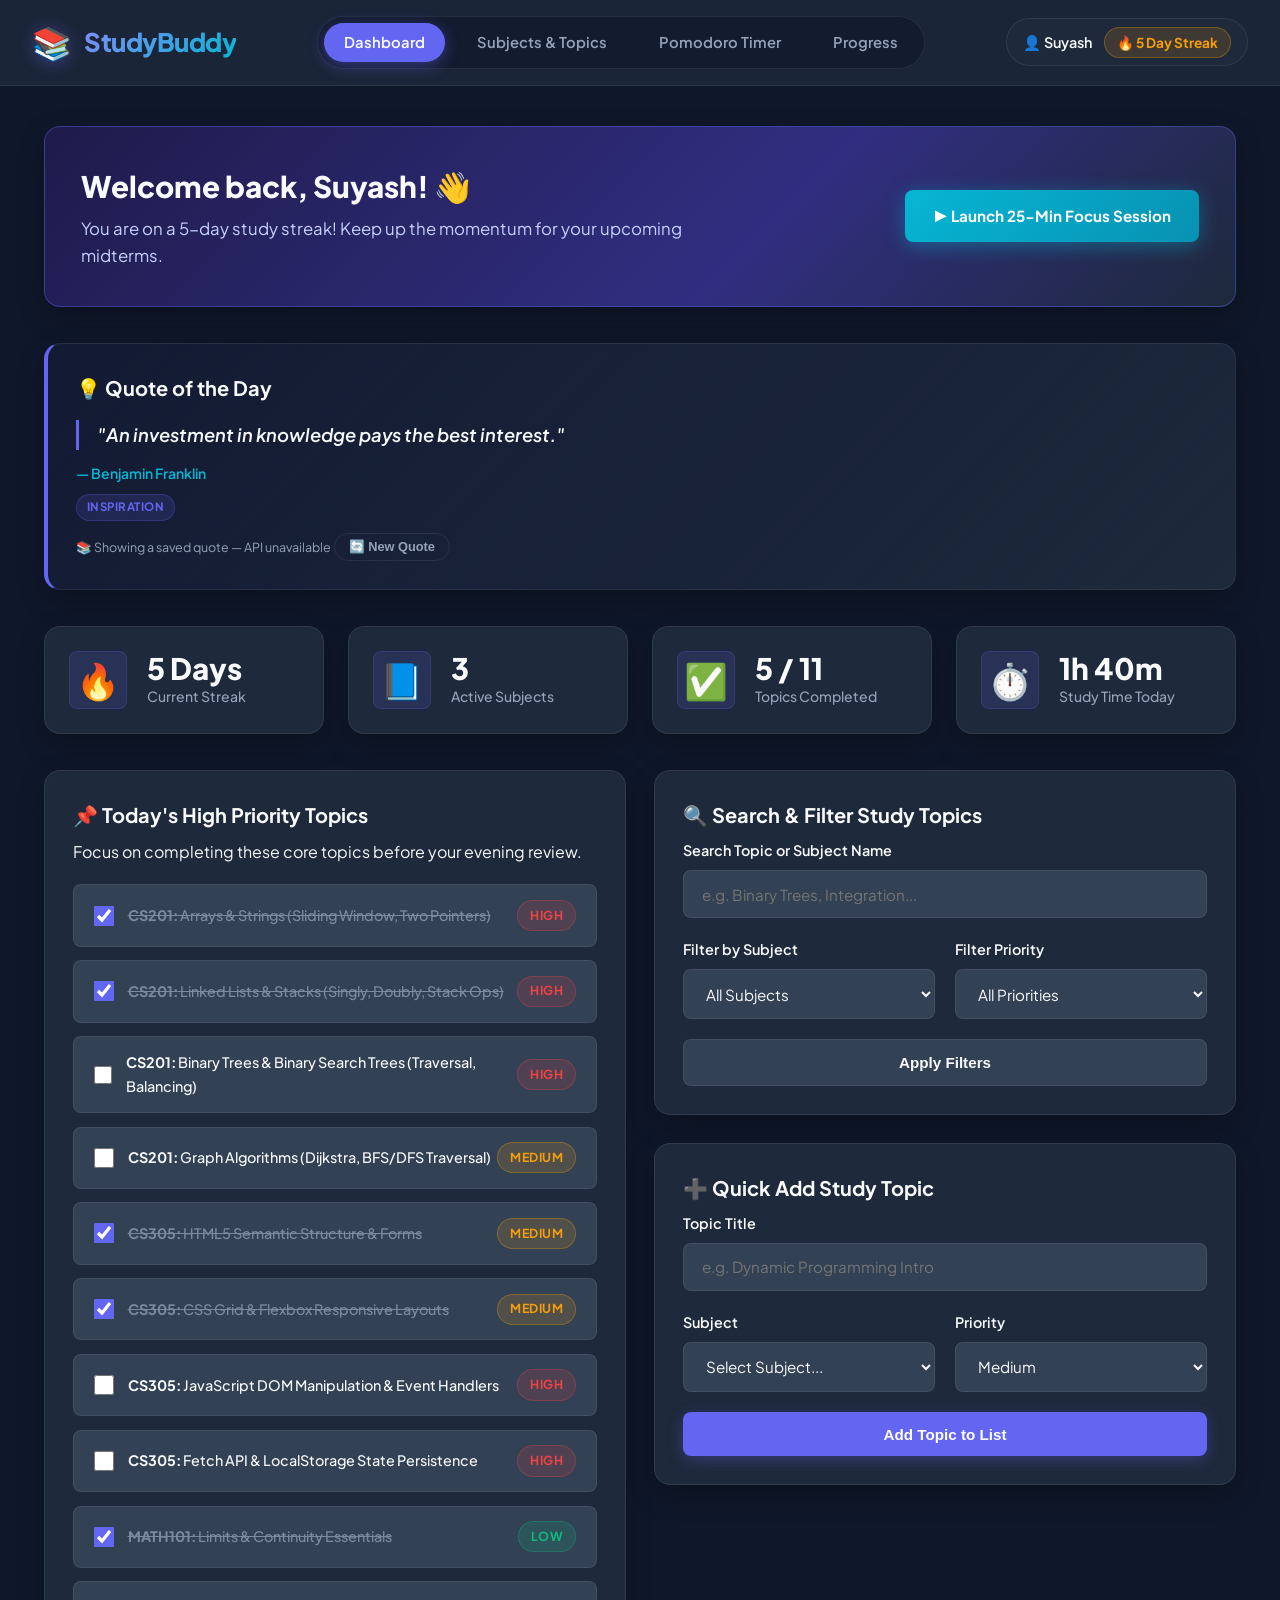
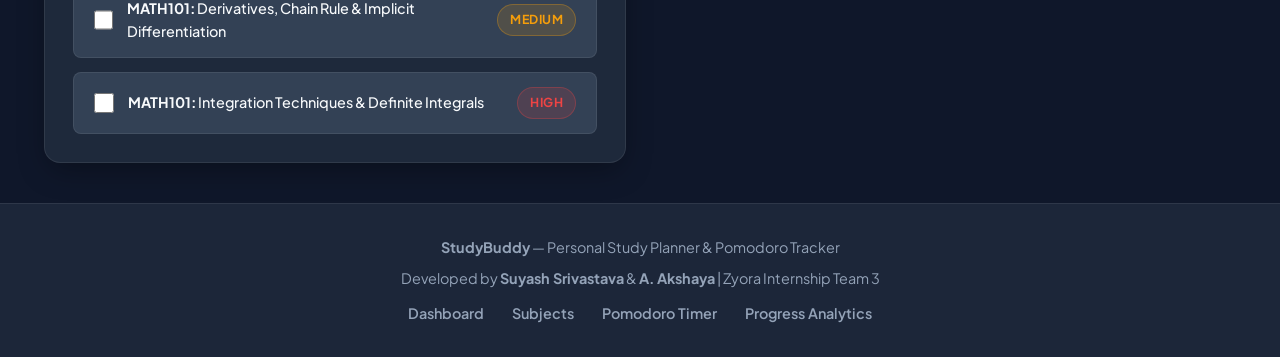
<file: index.html>
<!DOCTYPE html>
<html lang="en">
<head>
  <meta charset="UTF-8">
  <meta name="viewport" content="width=device-width, initial-scale=1.0">
  <title>StudyBuddy — Study Planner Dashboard</title>
  <meta name="description" content="Personal study planner dashboard to track daily study streaks, manage subjects, and focus with Pomodoro timers.">
  <link rel="icon" href="data:image/svg+xml,<svg xmlns=%22http://www.w3.org/2000/svg%22 viewBox=%220 0 100 100%22><text y=%22.9em%22 font-size=%2290%22>📚</text></svg>">
  <link rel="stylesheet" href="css/style.css">
</head>
<body>

  <!-- Header & Navigation -->
  <header>
    <div class="logo-area">
      <span>📚</span>
      <h1>StudyBuddy</h1>
    </div>
    <button class="nav-toggle" id="nav-toggle" aria-label="Toggle navigation" aria-expanded="false">
      <span></span>
      <span></span>
      <span></span>
    </button>
    <nav aria-label="Main Navigation" id="main-nav">
      <ul>
        <li><a href="index.html" class="active">Dashboard</a></li>
        <li><a href="pages/subjects.html">Subjects & Topics</a></li>
        <li><a href="pages/timer.html">Pomodoro Timer</a></li>
        <li><a href="pages/progress.html">Progress</a></li>
      </ul>
    </nav>
    <div class="user-badge">
      <span>👤 Suyash</span>
      <span class="streak-pill" id="stat-streak-pill">🔥 5 Day Streak</span>
    </div>
  </header>

  <!-- Main Content Area -->
  <main id="main-content">
    
    <!-- Hero / Welcome Banner -->
    <section class="card" id="welcome-banner">
      <div>
        <h2>Welcome back, Suyash! 👋</h2>
        <p>You are on a <span id="banner-streak">5</span>-day study streak! Keep up the momentum for your upcoming midterms.</p>
      </div>
      <div>
        <a href="pages/timer.html" class="btn">▶️ Launch 25-Min Focus Session</a>
      </div>
    </section>

    <!-- Quote of the Day — Fetch API Card -->
    <section class="card" id="quote-section" aria-label="Motivational Quote of the Day">
      <h3>💡 Quote of the Day</h3>
      <div id="quote-content">
        <!-- JS will render: loading → success → error -->
        <div class="fetch-loading" id="quote-loading">
          <div class="spinner" role="status" aria-label="Loading quote..."></div>
          <span>Fetching today's quote…</span>
        </div>
      </div>
    </section>

    <!-- Key Metrics / Stats Summary -->
    <section id="dashboard-stats" class="grid-4" aria-label="Study Overview Statistics">
      <div class="card stat-card">
        <div class="stat-icon">🔥</div>
        <div>
          <div class="stat-value" id="stat-streak">5 Days</div>
          <div class="stat-label">Current Streak</div>
        </div>
      </div>

      <div class="card stat-card">
        <div class="stat-icon">📘</div>
        <div>
          <div class="stat-value" id="stat-subjects">3</div>
          <div class="stat-label">Active Subjects</div>
        </div>
      </div>

      <div class="card stat-card">
        <div class="stat-icon">✅</div>
        <div>
          <div class="stat-value" id="stat-topics">5 / 11</div>
          <div class="stat-label">Topics Completed</div>
        </div>
      </div>

      <div class="card stat-card">
        <div class="stat-icon">⏱️</div>
        <div>
          <div class="stat-value" id="stat-time">1h 40m</div>
          <div class="stat-label">Study Time Today</div>
        </div>
      </div>
    </section>

    <!-- Two-Column Grid: Priority Tasks & Search/Forms -->
    <div class="grid-2">
      
      <!-- High Priority Topics Column -->
      <section class="card" id="priority-topics-section">
        <h3>📌 Today's High Priority Topics</h3>
        <p>Focus on completing these core topics before your evening review.</p>

        <ul class="topic-list" id="dashboard-topic-list">
          <li class="topic-item">
            <label for="topic-cb-1">
              <input type="checkbox" id="topic-cb-1" name="topic-cb-1">
              <span><strong>CS201:</strong> Binary Trees & BST</span>
            </label>
            <span class="badge badge-high">High</span>
          </li>
          <li class="topic-item">
            <label for="topic-cb-2">
              <input type="checkbox" id="topic-cb-2" name="topic-cb-2">
              <span><strong>CS305:</strong> JavaScript DOM Manipulation</span>
            </label>
            <span class="badge badge-high">High</span>
          </li>
          <li class="topic-item">
            <label for="topic-cb-3">
              <input type="checkbox" id="topic-cb-3" name="topic-cb-3">
              <span><strong>MATH101:</strong> Integration Techniques</span>
            </label>
            <span class="badge badge-high">High</span>
          </li>
          <li class="topic-item">
            <label for="topic-cb-4">
              <input type="checkbox" id="topic-cb-4" name="topic-cb-4" checked>
              <span><del><strong>CS305:</strong> CSS Grid & Flexbox Layouts</del></span>
            </label>
            <span class="badge badge-medium">Medium</span>
          </li>
        </ul>
      </section>

      <!-- Search & Quick Add Form Column -->
      <div class="form-column">
        
        <!-- Search & Filter Form -->
        <section class="card" id="search-filter-section">
          <h3>🔍 Search & Filter Study Topics</h3>
          <form id="dashboard-search-form" action="#" method="GET">
            <div class="form-group">
              <label for="search-query">Search Topic or Subject Name</label>
              <input type="text" id="search-query" name="search-query" placeholder="e.g. Binary Trees, Integration...">
            </div>

            <div class="form-row">
              <div class="form-group">
                <label for="filter-subject">Filter by Subject</label>
                <select id="filter-subject" name="filter-subject">
                  <option value="all">All Subjects</option>
                </select>
              </div>

              <div class="form-group">
                <label for="filter-priority">Filter Priority</label>
                <select id="filter-priority" name="filter-priority">
                  <option value="all">All Priorities</option>
                  <option value="high">High Priority</option>
                  <option value="medium">Medium Priority</option>
                  <option value="low">Low Priority</option>
                </select>
              </div>
            </div>

            <button type="submit" class="btn btn-secondary">Apply Filters</button>
          </form>
        </section>

        <!-- Quick Add Topic Form -->
        <section class="card" id="quick-add-section">
          <h3>➕ Quick Add Study Topic</h3>
          <form id="quick-task-form" action="#" method="POST">
            <div class="form-group">
              <label for="quick-topic-title">Topic Title</label>
              <input type="text" id="quick-topic-title" name="quick-topic-title" placeholder="e.g. Dynamic Programming Intro" required>
            </div>

            <div class="form-row">
              <div class="form-group">
                <label for="quick-subject-select">Subject</label>
                <select id="quick-subject-select" name="quick-subject-select" required>
                  <option value="">Select Subject...</option>
                  <option value="CS201">CS201: Data Structures</option>
                  <option value="CS305">CS305: Web Development</option>
                  <option value="MATH101">MATH101: Calculus</option>
                </select>
              </div>

              <div class="form-group">
                <label for="quick-priority-select">Priority</label>
                <select id="quick-priority-select" name="quick-priority-select">
                  <option value="high">High</option>
                  <option value="medium" selected>Medium</option>
                  <option value="low">Low</option>
                </select>
              </div>
            </div>

            <button type="submit" class="btn">Add Topic to List</button>
          </form>
        </section>

      </div>
    </div>

  </main>

  <!-- Shared Footer -->
  <footer>
    <p><strong>StudyBuddy</strong> — Personal Study Planner & Pomodoro Tracker</p>
    <p>Developed by <strong>Suyash Srivastava</strong> & <strong>A. Akshaya</strong> | Zyora Internship Team 3</p>
    <div class="footer-links">
      <a href="index.html">Dashboard</a>
      <a href="pages/subjects.html">Subjects</a>
      <a href="pages/timer.html">Pomodoro Timer</a>
      <a href="pages/progress.html">Progress Analytics</a>
    </div>
  </footer>

  <script src="js/script.js"></script>
  <script src="js/dashboard.js"></script>
</body>
</html>
</file>
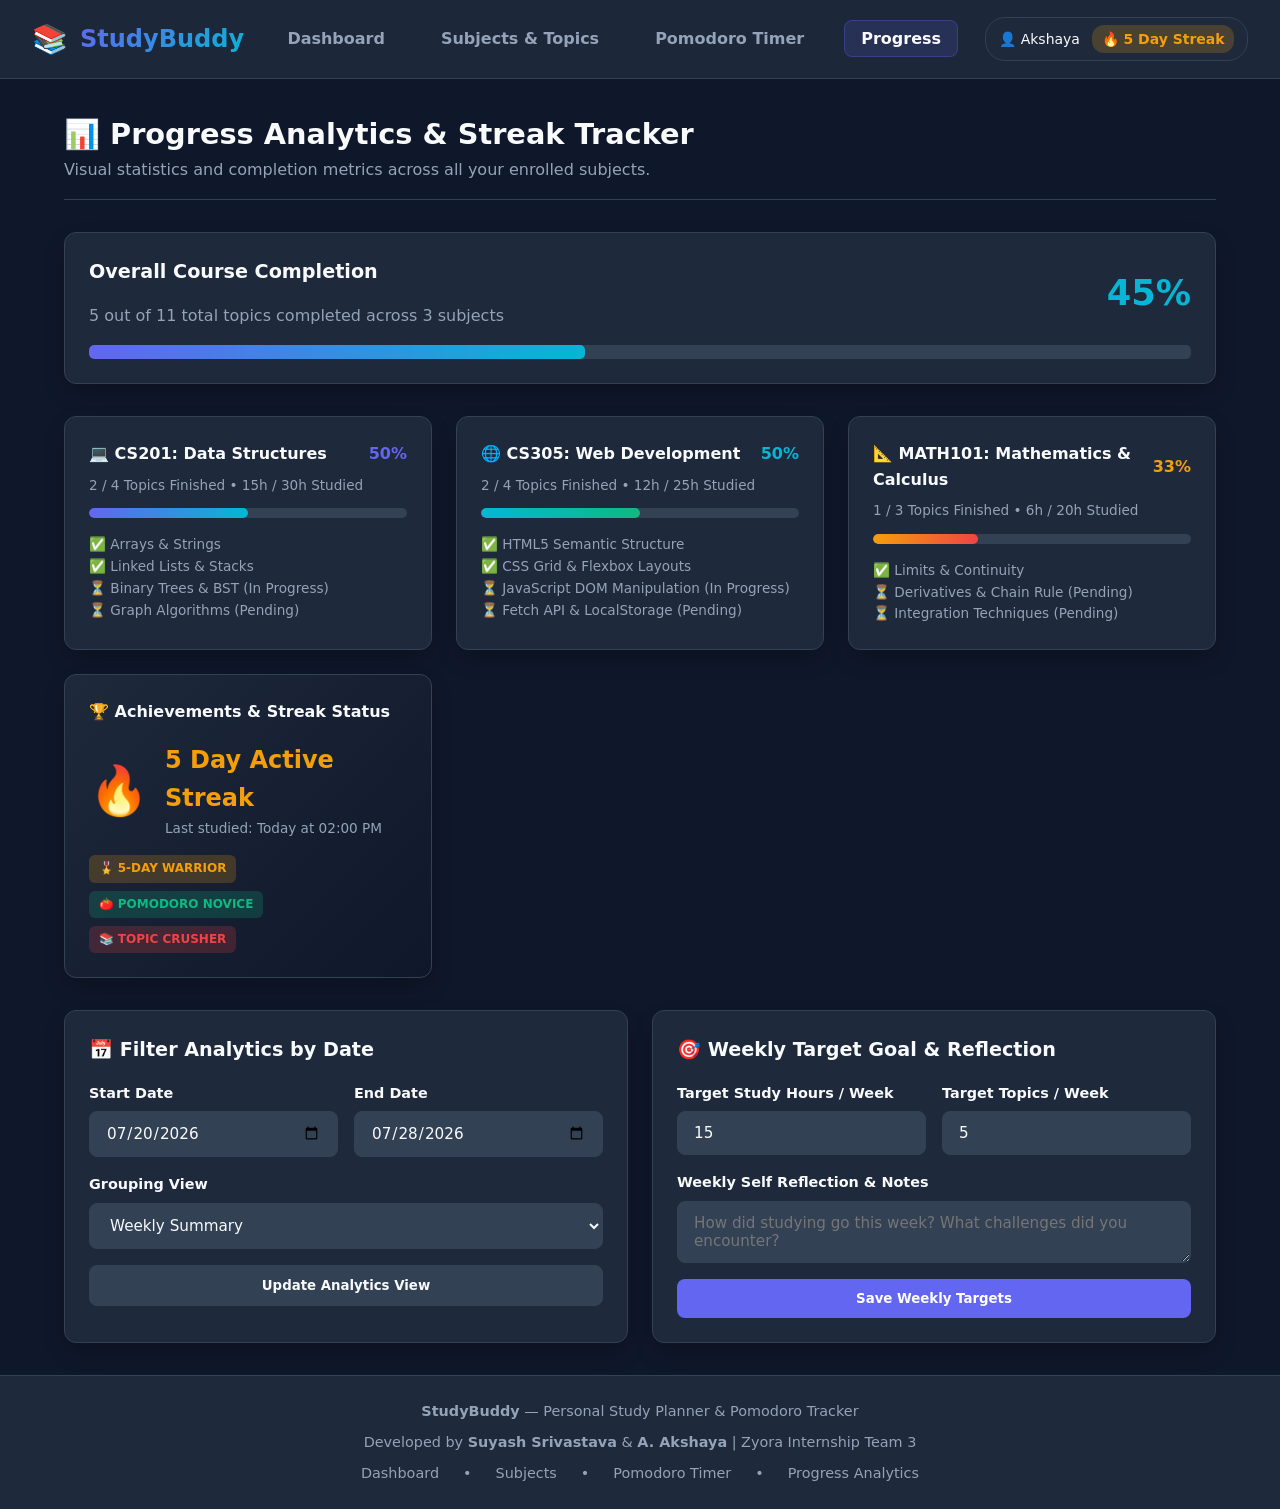
<file: progress.html>
<!DOCTYPE html>
<html lang="en">
<head>
  <meta charset="UTF-8">
  <meta name="viewport" content="width=device-width, initial-scale=1.0">
  <title>Progress & Analytics — StudyBuddy</title>
  <meta name="description" content="Track study progress, view subject completion percentages, streak counter history, and set weekly learning targets.">
  <link rel="stylesheet" href="style.css">
</head>
<body>

  <!-- Shared Header & Navigation -->
  <header>
    <div class="logo-area">
      <span style="font-size: 1.8rem;">📚</span>
      <h1>StudyBuddy</h1>
    </div>
    <nav aria-label="Main Navigation">
      <ul>
        <li><a href="index.html">Dashboard</a></li>
        <li><a href="subjects.html">Subjects & Topics</a></li>
        <li><a href="timer.html">Pomodoro Timer</a></li>
        <li><a href="progress.html" class="active">Progress</a></li>
      </ul>
    </nav>
    <div class="user-badge">
      <span>👤 Akshaya</span>
      <span class="streak-pill">🔥 5 Day Streak</span>
    </div>
  </header>

  <!-- Main Content Area -->
  <main id="main-content">
    
    <!-- Page Header -->
    <div class="page-header">
      <div>
        <h2>📊 Progress Analytics & Streak Tracker</h2>
        <p>Visual statistics and completion metrics across all your enrolled subjects.</p>
      </div>
    </div>

    <!-- Overall Summary Banner -->
    <section class="card" id="overall-progress-card">
      <div style="display: flex; justify-content: space-between; align-items: center; flex-wrap: wrap; gap: 1rem; margin-bottom: 1rem;">
        <div>
          <h3>Overall Course Completion</h3>
          <p style="color: var(--text-muted);">5 out of 11 total topics completed across 3 subjects</p>
        </div>
        <div style="font-size: 2.2rem; font-weight: 800; color: var(--secondary);">45%</div>
      </div>

      <div class="progress-bar-bg" style="height: 14px;">
        <div class="progress-bar-fill" style="width: 45%;"></div>
      </div>
    </section>

    <!-- Progress per Subject Cards Grid -->
    <section id="subject-progress-grid" class="grid-2">
      
      <!-- CS201 Progress Card -->
      <article class="card">
        <div style="display: flex; justify-content: space-between; align-items: center; margin-bottom: 0.5rem;">
          <h4>💻 CS201: Data Structures</h4>
          <span style="font-weight: 700; color: var(--primary);">50%</span>
        </div>
        <p style="color: var(--text-muted); font-size: 0.85rem; margin-bottom: 0.75rem;">2 / 4 Topics Finished • 15h / 30h Studied</p>
        <div class="progress-bar-bg">
          <div class="progress-bar-fill" style="width: 50%;"></div>
        </div>
        <ul style="margin-top: 1rem; font-size: 0.85rem; color: var(--text-muted); list-style: none;">
          <li>✅ Arrays & Strings</li>
          <li>✅ Linked Lists & Stacks</li>
          <li>⏳ Binary Trees & BST (In Progress)</li>
          <li>⏳ Graph Algorithms (Pending)</li>
        </ul>
      </article>

      <!-- CS305 Progress Card -->
      <article class="card">
        <div style="display: flex; justify-content: space-between; align-items: center; margin-bottom: 0.5rem;">
          <h4>🌐 CS305: Web Development</h4>
          <span style="font-weight: 700; color: var(--secondary);">50%</span>
        </div>
        <p style="color: var(--text-muted); font-size: 0.85rem; margin-bottom: 0.75rem;">2 / 4 Topics Finished • 12h / 25h Studied</p>
        <div class="progress-bar-bg">
          <div class="progress-bar-fill" style="width: 50%; background: linear-gradient(90deg, #06b6d4, #10b981);"></div>
        </div>
        <ul style="margin-top: 1rem; font-size: 0.85rem; color: var(--text-muted); list-style: none;">
          <li>✅ HTML5 Semantic Structure</li>
          <li>✅ CSS Grid & Flexbox Layouts</li>
          <li>⏳ JavaScript DOM Manipulation (In Progress)</li>
          <li>⏳ Fetch API & LocalStorage (Pending)</li>
        </ul>
      </article>

      <!-- MATH101 Progress Card -->
      <article class="card">
        <div style="display: flex; justify-content: space-between; align-items: center; margin-bottom: 0.5rem;">
          <h4>📐 MATH101: Mathematics & Calculus</h4>
          <span style="font-weight: 700; color: var(--accent);">33%</span>
        </div>
        <p style="color: var(--text-muted); font-size: 0.85rem; margin-bottom: 0.75rem;">1 / 3 Topics Finished • 6h / 20h Studied</p>
        <div class="progress-bar-bg">
          <div class="progress-bar-fill" style="width: 33%; background: linear-gradient(90deg, #f59e0b, #ef4444);"></div>
        </div>
        <ul style="margin-top: 1rem; font-size: 0.85rem; color: var(--text-muted); list-style: none;">
          <li>✅ Limits & Continuity</li>
          <li>⏳ Derivatives & Chain Rule (Pending)</li>
          <li>⏳ Integration Techniques (Pending)</li>
        </ul>
      </article>

      <!-- Streak & Badges Card -->
      <article class="card" style="background: linear-gradient(135deg, #1e293b, #0f172a);">
        <h4>🏆 Achievements & Streak Status</h4>
        <div style="display: flex; gap: 1rem; align-items: center; margin: 1rem 0;">
          <div style="font-size: 3rem;">🔥</div>
          <div>
            <div style="font-size: 1.5rem; font-weight: 800; color: var(--accent);">5 Day Active Streak</div>
            <p style="color: var(--text-muted); font-size: 0.85rem;">Last studied: Today at 02:00 PM</p>
          </div>
        </div>
        <div style="display: flex; gap: 0.5rem; flex-wrap: wrap; margin-top: 1rem;">
          <span class="badge badge-medium">🎖️ 5-Day Warrior</span>
          <span class="badge badge-low">🍅 Pomodoro Novice</span>
          <span class="badge badge-high">📚 Topic Crusher</span>
        </div>
      </article>

    </section>

    <!-- Two-Column Section: Date Filter Form & Goal Reflection Form -->
    <div class="grid-2">

      <!-- Form 1: Progress Date Range Filter -->
      <section class="card" id="date-filter-card">
        <h3>📅 Filter Analytics by Date</h3>
        <form id="progress-filter-form" action="#" method="GET">
          <div class="form-row">
            <div class="form-group">
              <label for="start-date">Start Date</label>
              <input type="date" id="start-date" name="start-date" value="2026-07-20">
            </div>

            <div class="form-group">
              <label for="end-date">End Date</label>
              <input type="date" id="end-date" name="end-date" value="2026-07-28">
            </div>
          </div>

          <div class="form-group">
            <label for="view-type">Grouping View</label>
            <select id="view-type" name="view-type">
              <option value="daily">Daily Breakdown</option>
              <option value="weekly" selected>Weekly Summary</option>
              <option value="monthly">Monthly Overview</option>
            </select>
          </div>

          <button type="submit" class="btn btn-secondary" style="width: 100%;">Update Analytics View</button>
        </form>
      </section>

      <!-- Form 2: Weekly Goal Setting & Self Reflection -->
      <section class="card" id="goal-reflection-card">
        <h3>🎯 Weekly Target Goal & Reflection</h3>
        <form id="weekly-goal-form" action="#" method="POST">
          <div class="form-row">
            <div class="form-group">
              <label for="target-weekly-hours">Target Study Hours / Week</label>
              <input type="number" id="target-weekly-hours" name="target-weekly-hours" value="15" min="1" max="100" required>
            </div>

            <div class="form-group">
              <label for="target-topics-count">Target Topics / Week</label>
              <input type="number" id="target-topics-count" name="target-topics-count" value="5" min="1" max="50" required>
            </div>
          </div>

          <div class="form-group">
            <label for="weekly-reflection">Weekly Self Reflection & Notes</label>
            <textarea id="weekly-reflection" name="weekly-reflection" rows="2" placeholder="How did studying go this week? What challenges did you encounter?"></textarea>
          </div>

          <button type="submit" class="btn" style="width: 100%;">Save Weekly Targets</button>
        </form>
      </section>

    </div>

  </main>

  <!-- Shared Footer -->
  <footer>
    <p><strong>StudyBuddy</strong> — Personal Study Planner & Pomodoro Tracker</p>
    <p>Developed by <strong>Suyash Srivastava</strong> & <strong>A. Akshaya</strong> | Zyora Internship Team 3</p>
    <div class="footer-links">
      <a href="index.html">Dashboard</a> •
      <a href="subjects.html">Subjects</a> •
      <a href="timer.html">Pomodoro Timer</a> •
      <a href="progress.html">Progress Analytics</a>
    </div>
  </footer>

  <script src="script.js"></script>
</body>
</html>
</file>
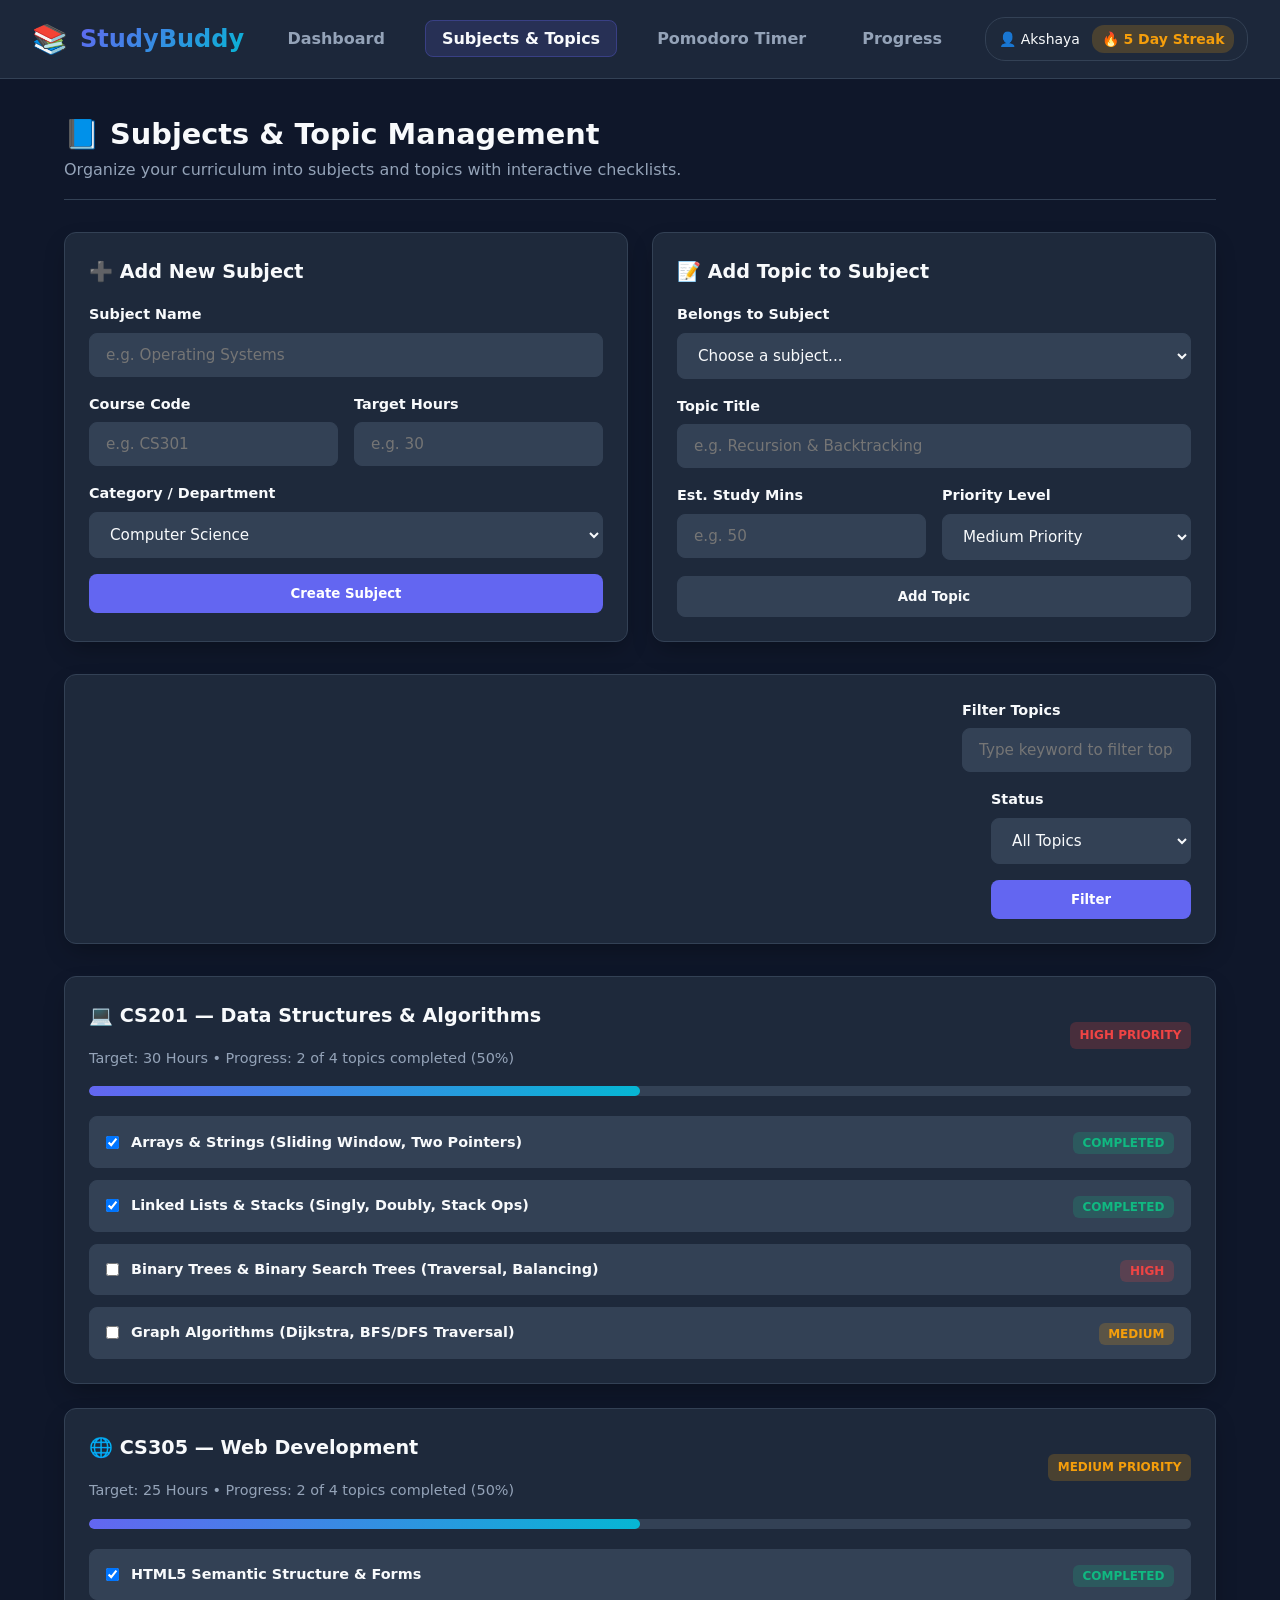
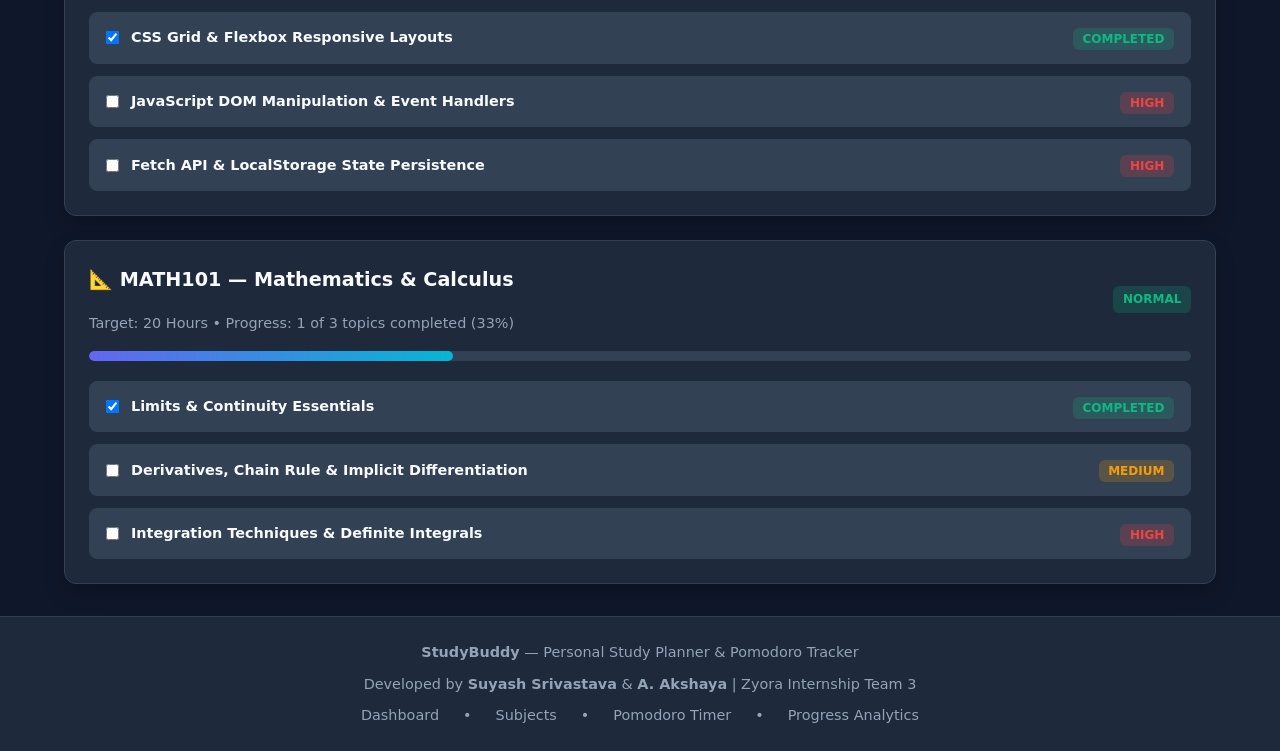
<file: subjects.html>
<!DOCTYPE html>
<html lang="en">
<head>
  <meta charset="UTF-8">
  <meta name="viewport" content="width=device-width, initial-scale=1.0">
  <title>Subjects & Topics — StudyBuddy</title>
  <meta name="description" content="Manage your study subjects, add new topics with checkboxes, and track topic completion status.">
  <link rel="stylesheet" href="style.css">
</head>
<body>

  <!-- Shared Header & Navigation -->
  <header>
    <div class="logo-area">
      <span style="font-size: 1.8rem;">📚</span>
      <h1>StudyBuddy</h1>
    </div>
    <nav aria-label="Main Navigation">
      <ul>
        <li><a href="index.html">Dashboard</a></li>
        <li><a href="subjects.html" class="active">Subjects & Topics</a></li>
        <li><a href="timer.html">Pomodoro Timer</a></li>
        <li><a href="progress.html">Progress</a></li>
      </ul>
    </nav>
    <div class="user-badge">
      <span>👤 Akshaya</span>
      <span class="streak-pill">🔥 5 Day Streak</span>
    </div>
  </header>

  <!-- Main Content Area -->
  <main id="main-content">
    
    <!-- Page Header -->
    <div class="page-header">
      <div>
        <h2>📘 Subjects & Topic Management</h2>
        <p>Organize your curriculum into subjects and topics with interactive checklists.</p>
      </div>
    </div>

    <!-- Forms Section (Add Subject & Add Topic Forms) -->
    <div class="grid-2">
      
      <!-- Form 1: Add New Subject -->
      <section class="card" id="add-subject-card">
        <h3>➕ Add New Subject</h3>
        <form id="add-subject-form" action="#" method="POST">
          <div class="form-group">
            <label for="subject-name">Subject Name</label>
            <input type="text" id="subject-name" name="subject-name" placeholder="e.g. Operating Systems" required>
          </div>

          <div class="form-row">
            <div class="form-group">
              <label for="subject-code">Course Code</label>
              <input type="text" id="subject-code" name="subject-code" placeholder="e.g. CS301" required>
            </div>

            <div class="form-group">
              <label for="target-hours">Target Hours</label>
              <input type="number" id="target-hours" name="target-hours" min="1" max="200" placeholder="e.g. 30" required>
            </div>
          </div>

          <div class="form-group">
            <label for="subject-category">Category / Department</label>
            <select id="subject-category" name="subject-category">
              <option value="cs">Computer Science</option>
              <option value="math">Mathematics</option>
              <option value="science">Sciences</option>
              <option value="humanities">Humanities & Languages</option>
              <option value="other">Other</option>
            </select>
          </div>

          <button type="submit" class="btn" style="width: 100%;">Create Subject</button>
        </form>
      </section>

      <!-- Form 2: Add Topic to Subject -->
      <section class="card" id="add-topic-card">
        <h3>📝 Add Topic to Subject</h3>
        <form id="add-topic-form" action="#" method="POST">
          <div class="form-group">
            <label for="select-parent-subject">Belongs to Subject</label>
            <select id="select-parent-subject" name="select-parent-subject" required>
              <option value="">Choose a subject...</option>
              <option value="CS201">CS201: Data Structures & Algorithms</option>
              <option value="CS305">CS305: Web Development</option>
              <option value="MATH101">MATH101: Mathematics & Calculus</option>
            </select>
          </div>

          <div class="form-group">
            <label for="topic-title">Topic Title</label>
            <input type="text" id="topic-title" name="topic-title" placeholder="e.g. Recursion & Backtracking" required>
          </div>

          <div class="form-row">
            <div class="form-group">
              <label for="estimated-mins">Est. Study Mins</label>
              <input type="number" id="estimated-mins" name="estimated-mins" min="10" max="300" step="5" placeholder="e.g. 50">
            </div>

            <div class="form-group">
              <label for="topic-priority-select">Priority Level</label>
              <select id="topic-priority-select" name="topic-priority-select">
                <option value="high">High Priority</option>
                <option value="medium" selected>Medium Priority</option>
                <option value="low">Low Priority</option>
              </select>
            </div>
          </div>

          <button type="submit" class="btn btn-secondary" style="width: 100%;">Add Topic</button>
        </form>
      </section>

    </div>

    <!-- Search & Filter Bar -->
    <section class="card" id="subject-search-bar">
      <form id="subject-search-form" action="#" method="GET" class="form-row" style="align-items: flex-end;">
        <div class="form-group" style="flex: 2;">
          <label for="search-subject-input">Filter Topics</label>
          <input type="text" id="search-subject-input" name="search-subject-input" placeholder="Type keyword to filter topics across all subjects...">
        </div>

        <div class="form-group">
          <label for="status-filter">Status</label>
          <select id="status-filter" name="status-filter">
            <option value="all">All Topics</option>
            <option value="pending">Pending Only</option>
            <option value="completed">Completed Only</option>
          </select>
        </div>

        <div class="form-group">
          <button type="submit" class="btn">Filter</button>
        </div>
      </form>
    </section>

    <!-- Detailed Subject Accordions / Cards with Checkboxes -->
    <section id="subject-list-section" style="display: flex; flex-direction: column; gap: 1.5rem;">
      
      <!-- Subject 1 -->
      <article class="card">
        <div style="display: flex; justify-content: space-between; align-items: center; margin-bottom: 1rem;">
          <div>
            <h3>💻 CS201 — Data Structures & Algorithms</h3>
            <p style="color: var(--text-muted); font-size: 0.9rem;">Target: 30 Hours • Progress: 2 of 4 topics completed (50%)</p>
          </div>
          <span class="badge badge-high">High Priority</span>
        </div>

        <div class="progress-bar-bg" style="margin-bottom: 1.25rem;">
          <div class="progress-bar-fill" style="width: 50%;"></div>
        </div>

        <ul class="topic-list">
          <li class="topic-item">
            <label for="cs201-top-1">
              <input type="checkbox" id="cs201-top-1" name="cs201-top-1" checked>
              <span>Arrays & Strings (Sliding Window, Two Pointers)</span>
            </label>
            <div>
              <span class="badge badge-low">Completed</span>
            </div>
          </li>
          <li class="topic-item">
            <label for="cs201-top-2">
              <input type="checkbox" id="cs201-top-2" name="cs201-top-2" checked>
              <span>Linked Lists & Stacks (Singly, Doubly, Stack Ops)</span>
            </label>
            <div>
              <span class="badge badge-low">Completed</span>
            </div>
          </li>
          <li class="topic-item">
            <label for="cs201-top-3">
              <input type="checkbox" id="cs201-top-3" name="cs201-top-3">
              <span>Binary Trees & Binary Search Trees (Traversal, Balancing)</span>
            </label>
            <div>
              <span class="badge badge-high">High</span>
            </div>
          </li>
          <li class="topic-item">
            <label for="cs201-top-4">
              <input type="checkbox" id="cs201-top-4" name="cs201-top-4">
              <span>Graph Algorithms (Dijkstra, BFS/DFS Traversal)</span>
            </label>
            <div>
              <span class="badge badge-medium">Medium</span>
            </div>
          </li>
        </ul>
      </article>

      <!-- Subject 2 -->
      <article class="card">
        <div style="display: flex; justify-content: space-between; align-items: center; margin-bottom: 1rem;">
          <div>
            <h3>🌐 CS305 — Web Development</h3>
            <p style="color: var(--text-muted); font-size: 0.9rem;">Target: 25 Hours • Progress: 2 of 4 topics completed (50%)</p>
          </div>
          <span class="badge badge-medium">Medium Priority</span>
        </div>

        <div class="progress-bar-bg" style="margin-bottom: 1.25rem;">
          <div class="progress-bar-fill" style="width: 50%;"></div>
        </div>

        <ul class="topic-list">
          <li class="topic-item">
            <label for="cs305-top-1">
              <input type="checkbox" id="cs305-top-1" name="cs305-top-1" checked>
              <span>HTML5 Semantic Structure & Forms</span>
            </label>
            <div>
              <span class="badge badge-low">Completed</span>
            </div>
          </li>
          <li class="topic-item">
            <label for="cs305-top-2">
              <input type="checkbox" id="cs305-top-2" name="cs305-top-2" checked>
              <span>CSS Grid & Flexbox Responsive Layouts</span>
            </label>
            <div>
              <span class="badge badge-low">Completed</span>
            </div>
          </li>
          <li class="topic-item">
            <label for="cs305-top-3">
              <input type="checkbox" id="cs305-top-3" name="cs305-top-3">
              <span>JavaScript DOM Manipulation & Event Handlers</span>
            </label>
            <div>
              <span class="badge badge-high">High</span>
            </div>
          </li>
          <li class="topic-item">
            <label for="cs305-top-4">
              <input type="checkbox" id="cs305-top-4" name="cs305-top-4">
              <span>Fetch API & LocalStorage State Persistence</span>
            </label>
            <div>
              <span class="badge badge-high">High</span>
            </div>
          </li>
        </ul>
      </article>

      <!-- Subject 3 -->
      <article class="card">
        <div style="display: flex; justify-content: space-between; align-items: center; margin-bottom: 1rem;">
          <div>
            <h3>📐 MATH101 — Mathematics & Calculus</h3>
            <p style="color: var(--text-muted); font-size: 0.9rem;">Target: 20 Hours • Progress: 1 of 3 topics completed (33%)</p>
          </div>
          <span class="badge badge-low">Normal</span>
        </div>

        <div class="progress-bar-bg" style="margin-bottom: 1.25rem;">
          <div class="progress-bar-fill" style="width: 33%;"></div>
        </div>

        <ul class="topic-list">
          <li class="topic-item">
            <label for="math-top-1">
              <input type="checkbox" id="math-top-1" name="math-top-1" checked>
              <span>Limits & Continuity Essentials</span>
            </label>
            <div>
              <span class="badge badge-low">Completed</span>
            </div>
          </li>
          <li class="topic-item">
            <label for="math-top-2">
              <input type="checkbox" id="math-top-2" name="math-top-2">
              <span>Derivatives, Chain Rule & Implicit Differentiation</span>
            </label>
            <div>
              <span class="badge badge-medium">Medium</span>
            </div>
          </li>
          <li class="topic-item">
            <label for="math-top-3">
              <input type="checkbox" id="math-top-3" name="math-top-3">
              <span>Integration Techniques & Definite Integrals</span>
            </label>
            <div>
              <span class="badge badge-high">High</span>
            </div>
          </li>
        </ul>
      </article>

    </section>

  </main>

  <!-- Shared Footer -->
  <footer>
    <p><strong>StudyBuddy</strong> — Personal Study Planner & Pomodoro Tracker</p>
    <p>Developed by <strong>Suyash Srivastava</strong> & <strong>A. Akshaya</strong> | Zyora Internship Team 3</p>
    <div class="footer-links">
      <a href="index.html">Dashboard</a> •
      <a href="subjects.html">Subjects</a> •
      <a href="timer.html">Pomodoro Timer</a> •
      <a href="progress.html">Progress Analytics</a>
    </div>
  </footer>

  <script src="script.js"></script>
</body>
</html>
</file>
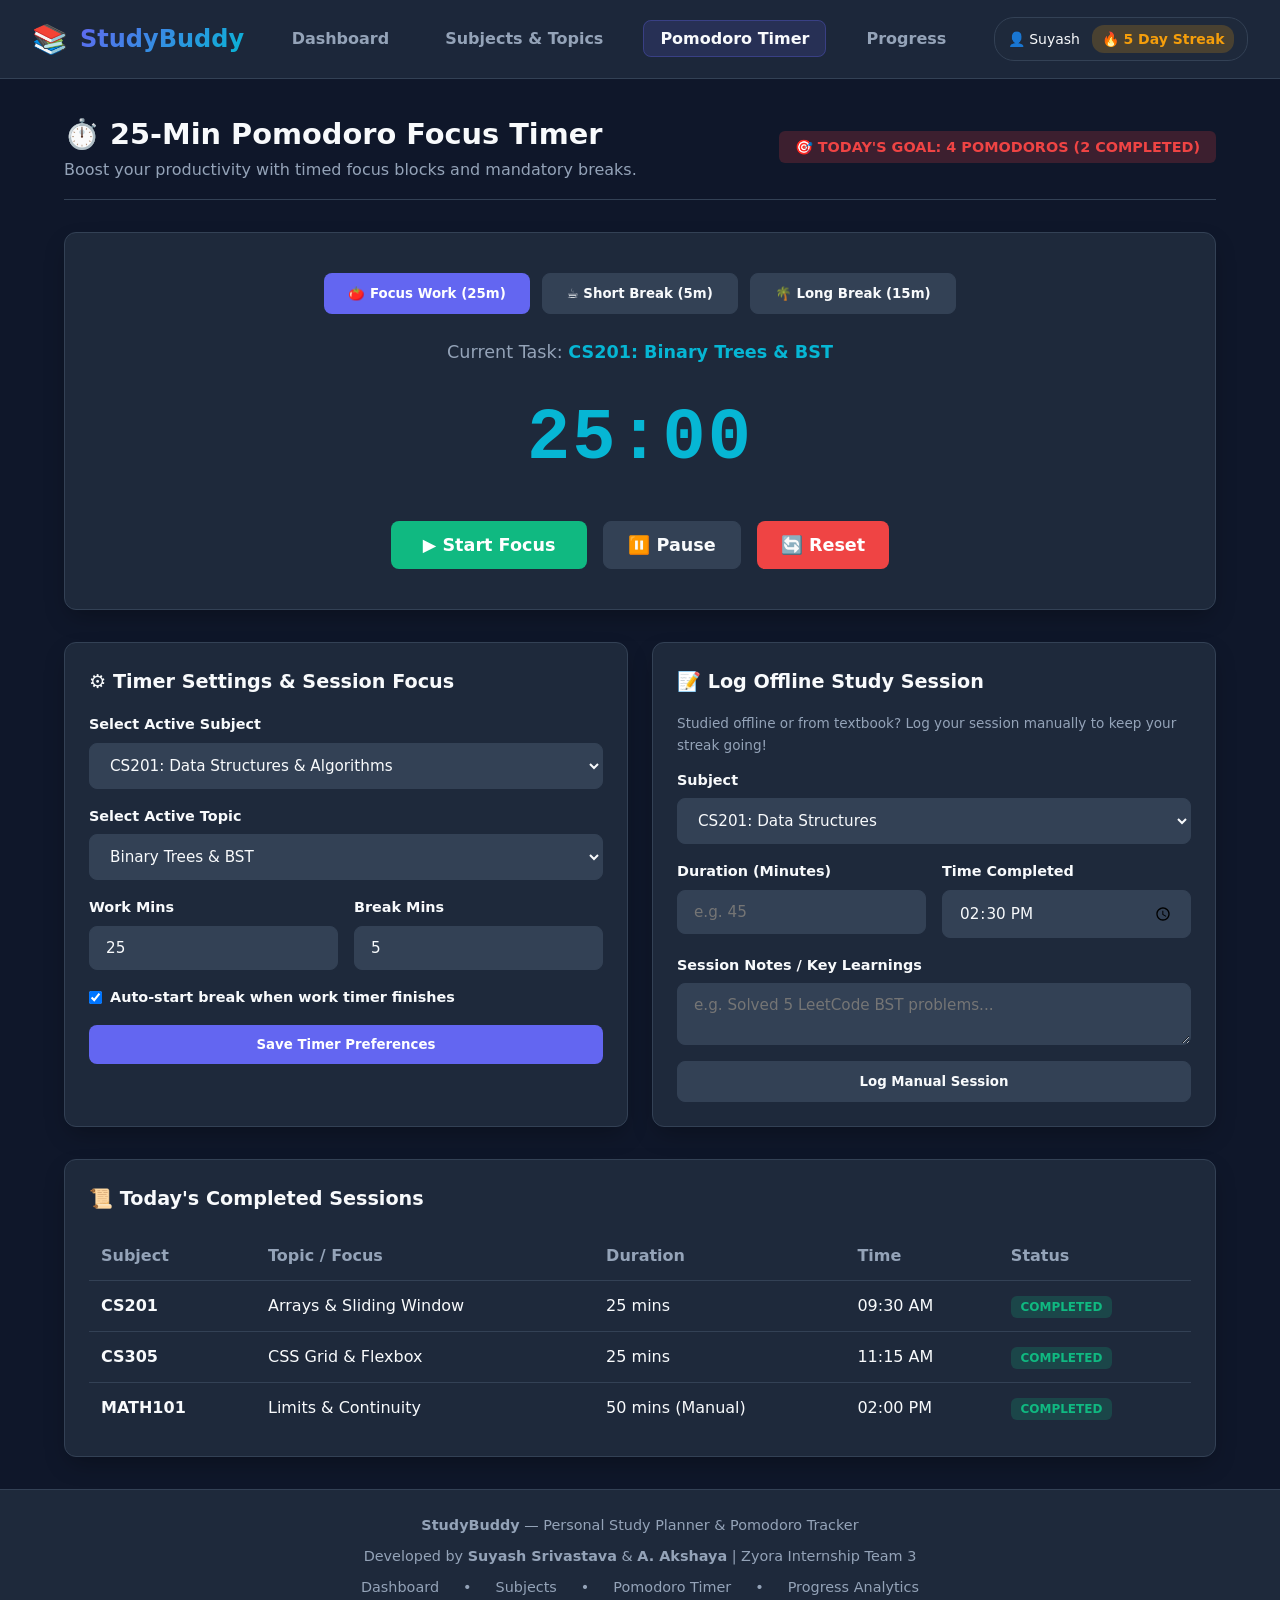
<file: timer.html>
<!DOCTYPE html>
<html lang="en">
<head>
  <meta charset="UTF-8">
  <meta name="viewport" content="width=device-width, initial-scale=1.0">
  <title>Pomodoro Timer — StudyBuddy</title>
  <meta name="description" content="25-minute Pomodoro study timer with break controls, active subject assignment, and session history tracking.">
  <link rel="stylesheet" href="style.css">
</head>
<body>

  <!-- Shared Header & Navigation -->
  <header>
    <div class="logo-area">
      <span style="font-size: 1.8rem;">📚</span>
      <h1>StudyBuddy</h1>
    </div>
    <nav aria-label="Main Navigation">
      <ul>
        <li><a href="index.html">Dashboard</a></li>
        <li><a href="subjects.html">Subjects & Topics</a></li>
        <li><a href="timer.html" class="active">Pomodoro Timer</a></li>
        <li><a href="progress.html">Progress</a></li>
      </ul>
    </nav>
    <div class="user-badge">
      <span>👤 Suyash</span>
      <span class="streak-pill">🔥 5 Day Streak</span>
    </div>
  </header>

  <!-- Main Content Area -->
  <main id="main-content">
    
    <!-- Page Header -->
    <div class="page-header">
      <div>
        <h2>⏱️ 25-Min Pomodoro Focus Timer</h2>
        <p>Boost your productivity with timed focus blocks and mandatory breaks.</p>
      </div>
      <div>
        <span class="badge badge-high" style="font-size: 0.9rem; padding: 0.5rem 1rem;">🎯 Today's Goal: 4 Pomodoros (2 Completed)</span>
      </div>
    </div>

    <!-- Central Pomodoro Timer Display Card -->
    <section class="card timer-box" id="pomodoro-timer-card">
      
      <!-- Mode Selection Buttons -->
      <div style="display: flex; justify-content: center; gap: 0.75rem; margin-bottom: 1.5rem; flex-wrap: wrap;">
        <button type="button" class="btn" id="mode-work" style="background: var(--primary);">🍅 Focus Work (25m)</button>
        <button type="button" class="btn btn-secondary" id="mode-short-break">☕ Short Break (5m)</button>
        <button type="button" class="btn btn-secondary" id="mode-long-break">🌴 Long Break (15m)</button>
      </div>

      <!-- Active Subject / Topic Tag -->
      <p style="color: var(--text-muted); font-size: 1.1rem;">
        Current Task: <strong style="color: var(--secondary);" id="active-task-label">CS201: Binary Trees & BST</strong>
      </p>

      <!-- Digital Clock -->
      <div class="timer-clock" id="timer-display" aria-live="polite">25:00</div>

      <!-- Controls -->
      <div class="timer-controls">
        <button type="button" class="btn btn-success" id="btn-start" style="font-size: 1.1rem; padding: 0.8rem 2rem;">▶️ Start Focus</button>
        <button type="button" class="btn btn-secondary" id="btn-pause" style="font-size: 1.1rem; padding: 0.8rem 1.5rem;">⏸️ Pause</button>
        <button type="button" class="btn btn-danger" id="btn-reset" style="font-size: 1.1rem; padding: 0.8rem 1.5rem;">🔄 Reset</button>
      </div>
    </section>

    <!-- Two-Column Grid: Settings Form & Manual Session Log Form -->
    <div class="grid-2">

      <!-- Timer Customization / Settings Form -->
      <section class="card" id="timer-config-card">
        <h3>⚙️ Timer Settings & Session Focus</h3>
        <form id="timer-settings-form" action="#" method="POST">
          
          <div class="form-group">
            <label for="focus-subject-select">Select Active Subject</label>
            <select id="focus-subject-select" name="focus-subject-select" required>
              <option value="CS201" selected>CS201: Data Structures & Algorithms</option>
              <option value="CS305">CS305: Web Development</option>
              <option value="MATH101">MATH101: Mathematics & Calculus</option>
            </select>
          </div>

          <div class="form-group">
            <label for="focus-topic-select">Select Active Topic</label>
            <select id="focus-topic-select" name="focus-topic-select">
              <option value="Binary Trees & BST" selected>Binary Trees & BST</option>
              <option value="Graph Algorithms">Graph Algorithms</option>
              <option value="JavaScript DOM">JavaScript DOM Manipulation</option>
            </select>
          </div>

          <div class="form-row">
            <div class="form-group">
              <label for="work-duration">Work Mins</label>
              <input type="number" id="work-duration" name="work-duration" value="25" min="1" max="120" required>
            </div>

            <div class="form-group">
              <label for="break-duration">Break Mins</label>
              <input type="number" id="break-duration" name="break-duration" value="5" min="1" max="30" required>
            </div>
          </div>

          <div class="form-group">
            <label for="auto-start-breaks" style="display: flex; align-items: center; gap: 0.5rem; cursor: pointer;">
              <input type="checkbox" id="auto-start-breaks" name="auto-start-breaks" checked>
              Auto-start break when work timer finishes
            </label>
          </div>

          <button type="submit" class="btn" style="width: 100%;">Save Timer Preferences</button>
        </form>
      </section>

      <!-- Manual Study Session Log Form -->
      <section class="card" id="manual-log-card">
        <h3>📝 Log Offline Study Session</h3>
        <p style="color: var(--text-muted); font-size: 0.85rem; margin-bottom: 0.75rem;">
          Studied offline or from textbook? Log your session manually to keep your streak going!
        </p>

        <form id="manual-log-form" action="#" method="POST">
          <div class="form-group">
            <label for="manual-subject">Subject</label>
            <select id="manual-subject" name="manual-subject" required>
              <option value="CS201">CS201: Data Structures</option>
              <option value="CS305">CS305: Web Development</option>
              <option value="MATH101">MATH101: Calculus</option>
            </select>
          </div>

          <div class="form-row">
            <div class="form-group">
              <label for="manual-minutes">Duration (Minutes)</label>
              <input type="number" id="manual-minutes" name="manual-minutes" min="5" max="360" placeholder="e.g. 45" required>
            </div>

            <div class="form-group">
              <label for="session-time">Time Completed</label>
              <input type="time" id="session-time" name="session-time" value="14:30">
            </div>
          </div>

          <div class="form-group">
            <label for="session-notes">Session Notes / Key Learnings</label>
            <textarea id="session-notes" name="session-notes" rows="2" placeholder="e.g. Solved 5 LeetCode BST problems..."></textarea>
          </div>

          <button type="submit" class="btn btn-secondary" style="width: 100%;">Log Manual Session</button>
        </form>
      </section>

    </div>

    <!-- Completed Sessions History Table -->
    <section class="card" id="session-history-section">
      <h3>📜 Today's Completed Sessions</h3>
      <div style="overflow-x: auto; margin-top: 1rem;">
        <table style="width: 100%; border-collapse: collapse; text-align: left;">
          <thead>
            <tr style="border-bottom: 1px solid var(--border); color: var(--text-muted);">
              <th style="padding: 0.75rem;">Subject</th>
              <th style="padding: 0.75rem;">Topic / Focus</th>
              <th style="padding: 0.75rem;">Duration</th>
              <th style="padding: 0.75rem;">Time</th>
              <th style="padding: 0.75rem;">Status</th>
            </tr>
          </thead>
          <tbody>
            <tr style="border-bottom: 1px solid var(--border);">
              <td style="padding: 0.75rem;"><strong>CS201</strong></td>
              <td style="padding: 0.75rem;">Arrays & Sliding Window</td>
              <td style="padding: 0.75rem;">25 mins</td>
              <td style="padding: 0.75rem;">09:30 AM</td>
              <td style="padding: 0.75rem;"><span class="badge badge-low">Completed</span></td>
            </tr>
            <tr style="border-bottom: 1px solid var(--border);">
              <td style="padding: 0.75rem;"><strong>CS305</strong></td>
              <td style="padding: 0.75rem;">CSS Grid & Flexbox</td>
              <td style="padding: 0.75rem;">25 mins</td>
              <td style="padding: 0.75rem;">11:15 AM</td>
              <td style="padding: 0.75rem;"><span class="badge badge-low">Completed</span></td>
            </tr>
            <tr>
              <td style="padding: 0.75rem;"><strong>MATH101</strong></td>
              <td style="padding: 0.75rem;">Limits & Continuity</td>
              <td style="padding: 0.75rem;">50 mins (Manual)</td>
              <td style="padding: 0.75rem;">02:00 PM</td>
              <td style="padding: 0.75rem;"><span class="badge badge-low">Completed</span></td>
            </tr>
          </tbody>
        </table>
      </div>
    </section>

  </main>

  <!-- Shared Footer -->
  <footer>
    <p><strong>StudyBuddy</strong> — Personal Study Planner & Pomodoro Tracker</p>
    <p>Developed by <strong>Suyash Srivastava</strong> & <strong>A. Akshaya</strong> | Zyora Internship Team 3</p>
    <div class="footer-links">
      <a href="index.html">Dashboard</a> •
      <a href="subjects.html">Subjects</a> •
      <a href="timer.html">Pomodoro Timer</a> •
      <a href="progress.html">Progress Analytics</a>
    </div>
  </footer>

  <script src="script.js"></script>
</body>
</html>
</file>
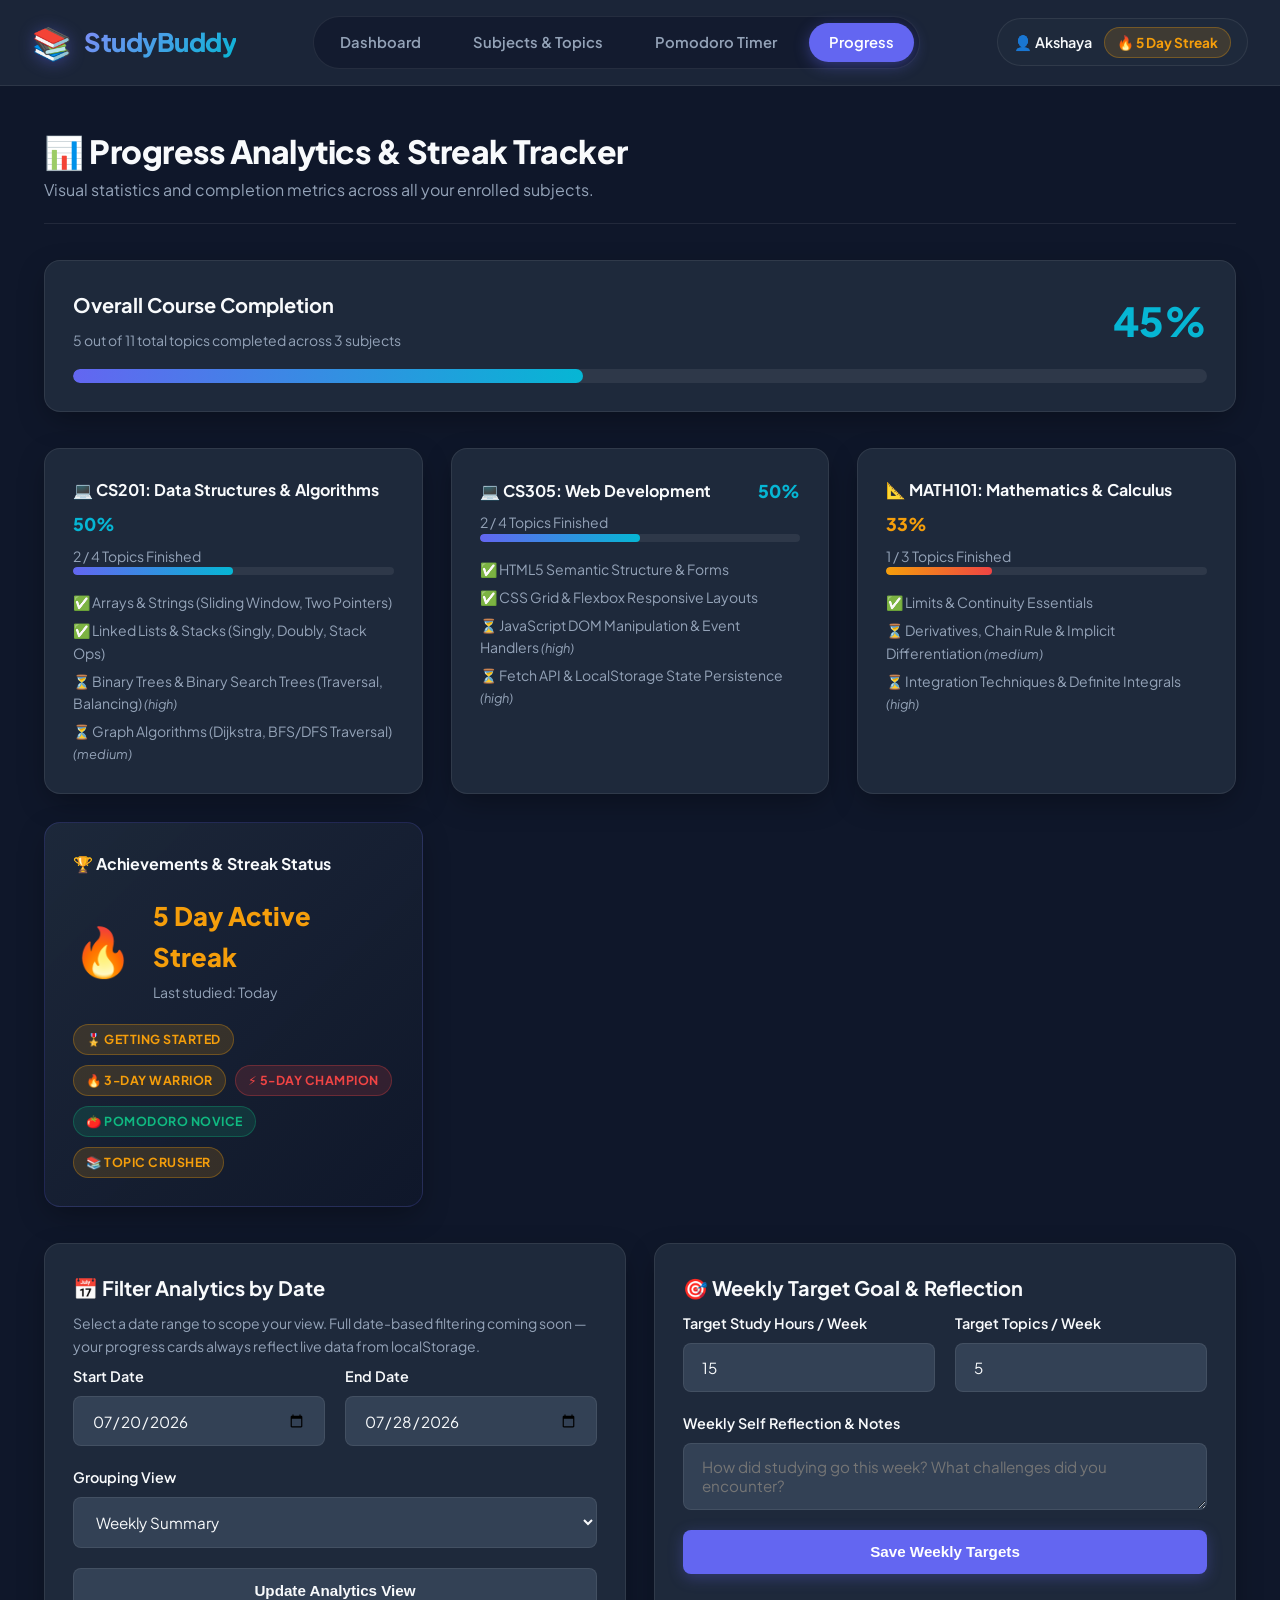
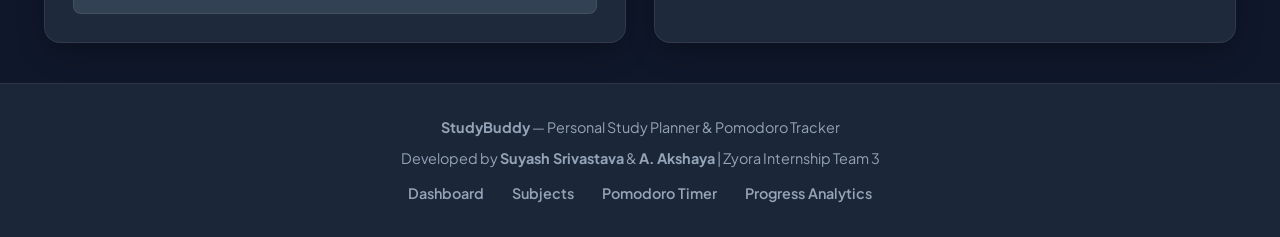
<file: pages/progress.html>
<!DOCTYPE html>
<html lang="en">
<head>
  <meta charset="UTF-8">
  <meta name="viewport" content="width=device-width, initial-scale=1.0">
  <title>Progress & Analytics — StudyBuddy</title>
  <meta name="description" content="Track study progress, view subject completion percentages, streak counter history, and set weekly learning targets.">
  <link rel="icon" href="data:image/svg+xml,<svg xmlns=%22http://www.w3.org/2000/svg%22 viewBox=%220 0 100 100%22><text y=%22.9em%22 font-size=%2290%22>📚</text></svg>">
  <link rel="stylesheet" href="../css/style.css">
</head>
<body>

  <!-- Header & Navigation -->
  <header>
    <div class="logo-area">
      <span>📚</span>
      <h1>StudyBuddy</h1>
    </div>
    <button class="nav-toggle" id="nav-toggle" aria-label="Toggle navigation" aria-expanded="false">
      <span></span>
      <span></span>
      <span></span>
    </button>
    <nav aria-label="Main Navigation" id="main-nav">
      <ul>
        <li><a href="../index.html">Dashboard</a></li>
        <li><a href="subjects.html">Subjects & Topics</a></li>
        <li><a href="timer.html">Pomodoro Timer</a></li>
        <li><a href="progress.html" class="active">Progress</a></li>
      </ul>
    </nav>
    <div class="user-badge">
      <span>👤 Akshaya</span>
      <span class="streak-pill">🔥 5 Day Streak</span>
    </div>
  </header>

  <!-- Main Content Area -->
  <main id="main-content">
    
    <!-- Page Header -->
    <div class="page-header">
      <div>
        <h2>📊 Progress Analytics & Streak Tracker</h2>
        <p>Visual statistics and completion metrics across all your enrolled subjects.</p>
      </div>
    </div>

    <!-- Overall Summary Banner -->
    <section class="card" id="overall-progress-card">
      <div class="progress-summary-header">
        <div>
          <h3>Overall Course Completion</h3>
          <p class="section-subtext" id="overall-subtext">5 out of 11 total topics completed across 3 subjects</p>
        </div>
        <div class="progress-percentage-large" id="overall-pct">45%</div>
      </div>

      <div class="progress-bar-bg progress-bar-large">
        <div class="progress-bar-fill progress-fill-45" id="overall-bar-fill"></div>
      </div>
    </section>

    <!-- Progress per Subject Cards Grid -->
    <section id="subject-progress-grid" class="grid-2">
      
      <!-- CS201 Progress Card -->
      <article class="card">
        <div class="progress-card-header">
          <h4>💻 CS201: Data Structures</h4>
          <span class="progress-badge-primary">50%</span>
        </div>
        <p class="section-subtext">2 / 4 Topics Finished • 15h / 30h Studied</p>
        <div class="progress-bar-bg">
          <div class="progress-bar-fill progress-fill-50"></div>
        </div>
        <ul class="progress-topic-breakdown">
          <li>✅ Arrays & Strings</li>
          <li>✅ Linked Lists & Stacks</li>
          <li>⏳ Binary Trees & BST (In Progress)</li>
          <li>⏳ Graph Algorithms (Pending)</li>
        </ul>
      </article>

      <!-- CS305 Progress Card -->
      <article class="card">
        <div class="progress-card-header">
          <h4>🌐 CS305: Web Development</h4>
          <span class="progress-badge-secondary">50%</span>
        </div>
        <p class="section-subtext">2 / 4 Topics Finished • 12h / 25h Studied</p>
        <div class="progress-bar-bg">
          <div class="progress-bar-fill progress-fill-50 progress-cyan"></div>
        </div>
        <ul class="progress-topic-breakdown">
          <li>✅ HTML5 Semantic Structure</li>
          <li>✅ CSS Grid & Flexbox Layouts</li>
          <li>⏳ JavaScript DOM Manipulation (In Progress)</li>
          <li>⏳ Fetch API & LocalStorage (Pending)</li>
        </ul>
      </article>

      <!-- MATH101 Progress Card -->
      <article class="card">
        <div class="progress-card-header">
          <h4>📐 MATH101: Mathematics & Calculus</h4>
          <span class="progress-badge-accent">33%</span>
        </div>
        <p class="section-subtext">1 / 3 Topics Finished • 6h / 20h Studied</p>
        <div class="progress-bar-bg">
          <div class="progress-bar-fill progress-fill-33 progress-amber"></div>
        </div>
        <ul class="progress-topic-breakdown">
          <li>✅ Limits & Continuity</li>
          <li>⏳ Derivatives & Chain Rule (Pending)</li>
          <li>⏳ Integration Techniques (Pending)</li>
        </ul>
      </article>

      <!-- Streak & Badges Card -->
      <article class="card achievement-card" id="streak-achievements-card">
        <h4>🏆 Achievements & Streak Status</h4>
        <div class="streak-banner">
          <div class="streak-icon">🔥</div>
          <div>
            <div class="streak-title" id="streak-count">5 Day Active Streak</div>
            <p class="section-subtext">Last studied: Today</p>
          </div>
        </div>
        <div class="badge-row" id="achievement-badge-row">
          <span class="badge badge-medium">🎖️ 5-Day Warrior</span>
          <span class="badge badge-low">🍅 Pomodoro Novice</span>
          <span class="badge badge-high">📚 Topic Crusher</span>
        </div>
      </article>

    </section>

    <!-- Two-Column Section: Date Filter Form & Goal Reflection Form -->
    <div class="grid-2">

      <!-- Form 1: Progress Date Range Filter -->
      <section class="card" id="date-filter-card">
        <h3>📅 Filter Analytics by Date</h3>
        <p class="section-subtext">Select a date range to scope your view. Full date-based filtering coming soon — your progress cards always reflect live data from localStorage.</p>
        <form id="progress-filter-form" action="#" method="GET">
          <div class="form-row">
            <div class="form-group">
              <label for="start-date">Start Date</label>
              <input type="date" id="start-date" name="start-date" value="2026-07-20">
            </div>

            <div class="form-group">
              <label for="end-date">End Date</label>
              <input type="date" id="end-date" name="end-date" value="2026-07-28">
            </div>
          </div>

          <div class="form-group">
            <label for="view-type">Grouping View</label>
            <select id="view-type" name="view-type">
              <option value="daily">Daily Breakdown</option>
              <option value="weekly" selected>Weekly Summary</option>
              <option value="monthly">Monthly Overview</option>
            </select>
          </div>

          <button type="submit" class="btn btn-secondary">Update Analytics View</button>
        </form>
      </section>

      <!-- Form 2: Weekly Goal Setting & Self Reflection -->
      <section class="card" id="goal-reflection-card">
        <h3>🎯 Weekly Target Goal & Reflection</h3>
        <form id="weekly-goal-form" action="#" method="POST">
          <div class="form-row">
            <div class="form-group">
              <label for="target-weekly-hours">Target Study Hours / Week</label>
              <input type="number" id="target-weekly-hours" name="target-weekly-hours" value="15" min="1" max="100" required>
            </div>

            <div class="form-group">
              <label for="target-topics-count">Target Topics / Week</label>
              <input type="number" id="target-topics-count" name="target-topics-count" value="5" min="1" max="50" required>
            </div>
          </div>

          <div class="form-group">
            <label for="weekly-reflection">Weekly Self Reflection & Notes</label>
            <textarea id="weekly-reflection" name="weekly-reflection" rows="2" placeholder="How did studying go this week? What challenges did you encounter?"></textarea>
          </div>

          <button type="submit" class="btn">Save Weekly Targets</button>
        </form>
      </section>

    </div>

  </main>

  <!-- Shared Footer -->
  <footer>
    <p><strong>StudyBuddy</strong> — Personal Study Planner & Pomodoro Tracker</p>
    <p>Developed by <strong>Suyash Srivastava</strong> & <strong>A. Akshaya</strong> | Zyora Internship Team 3</p>
    <div class="footer-links">
      <a href="../index.html">Dashboard</a>
      <a href="subjects.html">Subjects</a>
      <a href="timer.html">Pomodoro Timer</a>
      <a href="progress.html">Progress Analytics</a>
    </div>
  </footer>
  <script src="../js/script.js"></script>
  <script src="../js/progress.js"></script>
</body>
</html>
</file>
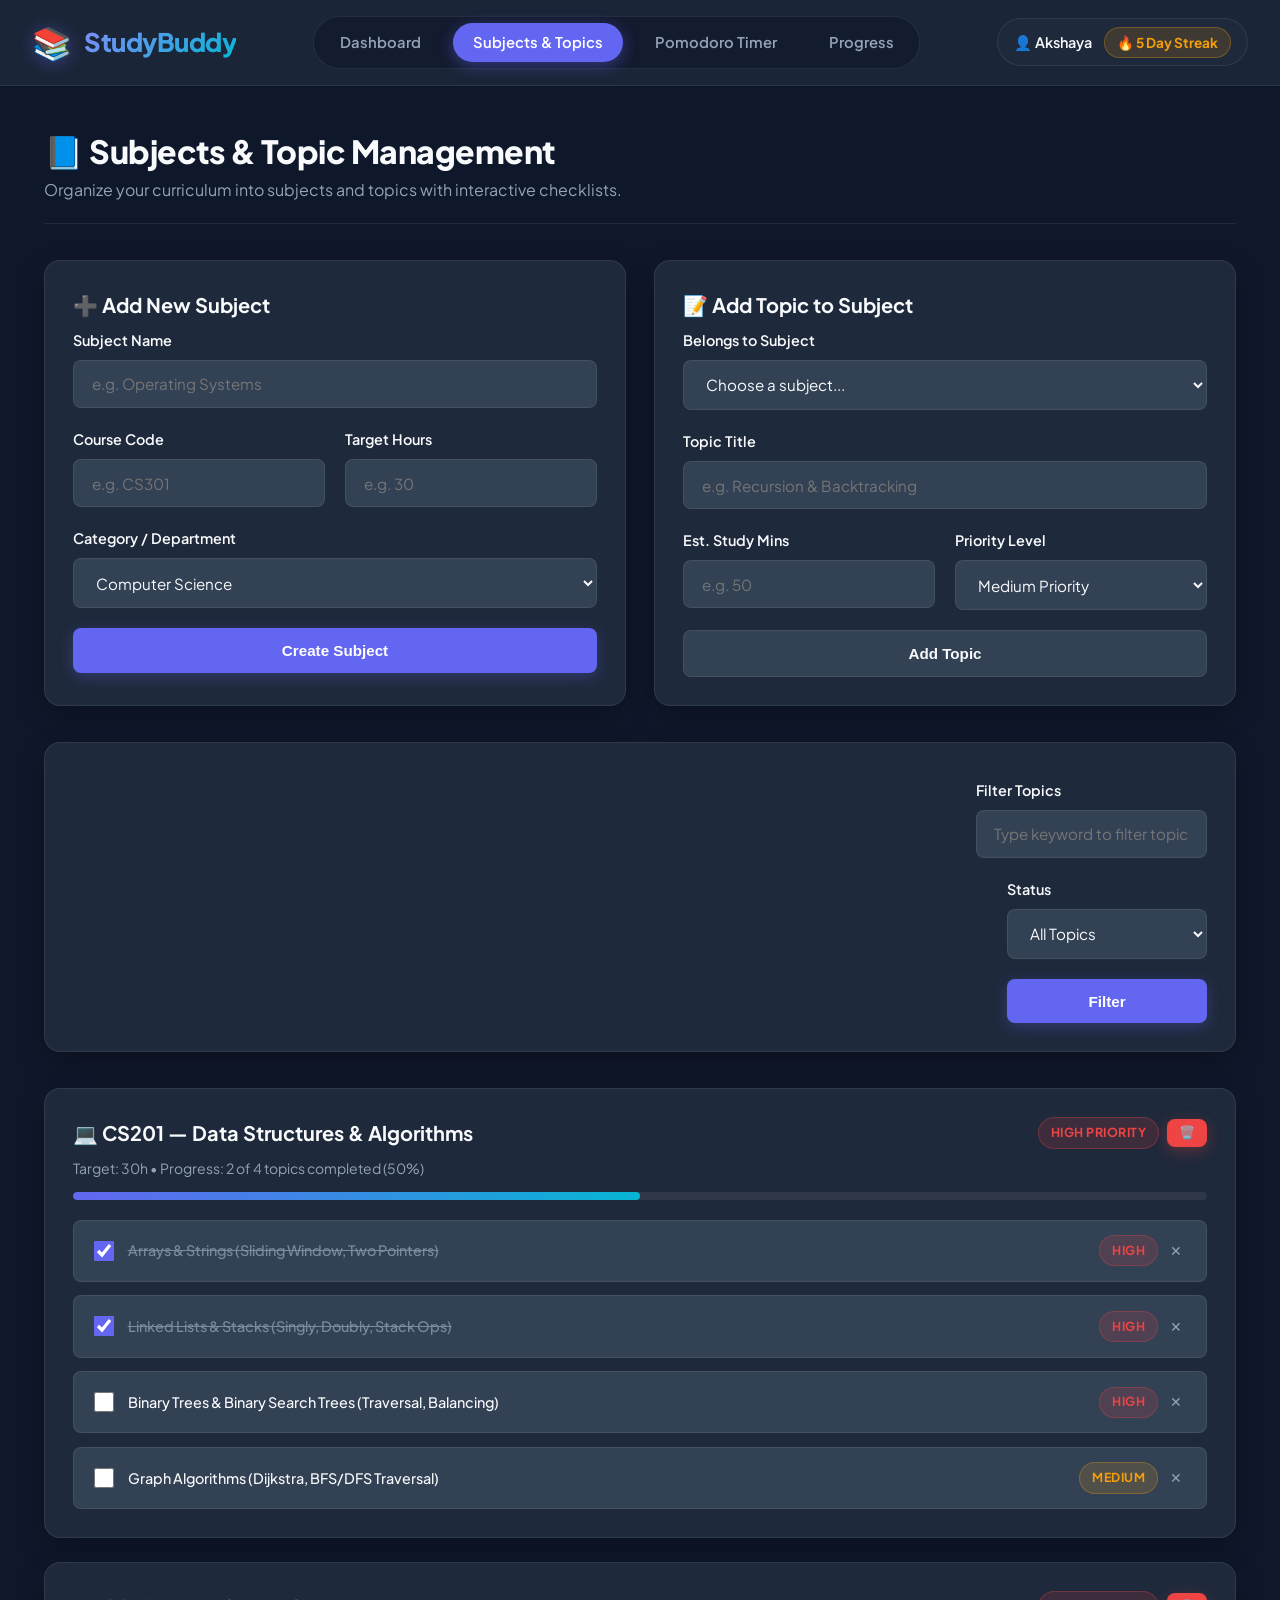
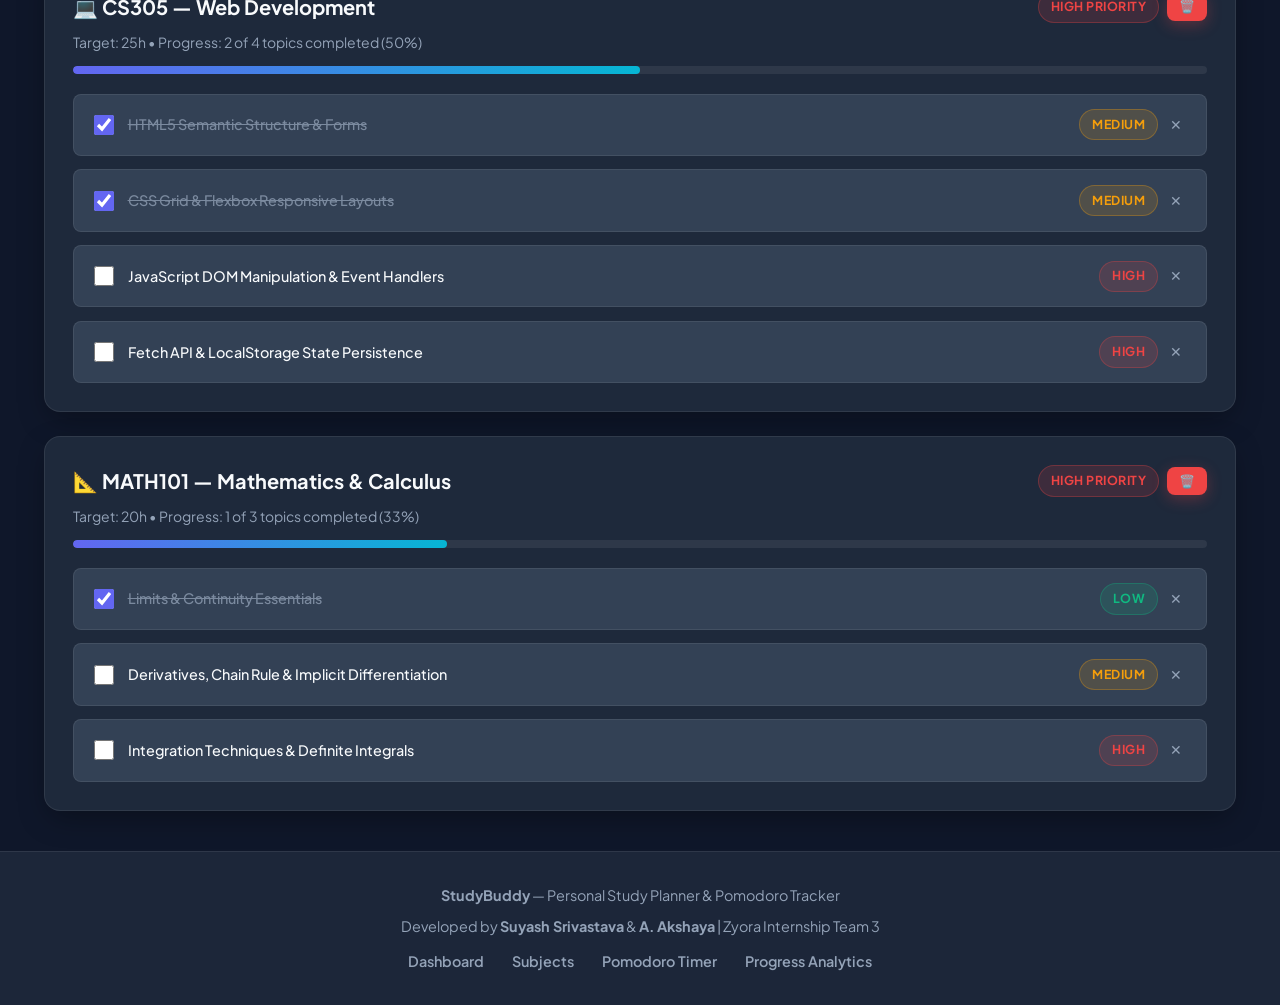
<file: pages/subjects.html>
<!DOCTYPE html>
<html lang="en">
<head>
  <meta charset="UTF-8">
  <meta name="viewport" content="width=device-width, initial-scale=1.0">
  <title>Subjects & Topics — StudyBuddy</title>
  <meta name="description" content="Manage your study subjects, add new topics with checkboxes, and track topic completion status.">
  <link rel="icon" href="data:image/svg+xml,<svg xmlns=%22http://www.w3.org/2000/svg%22 viewBox=%220 0 100 100%22><text y=%22.9em%22 font-size=%2290%22>📚</text></svg>">
  <link rel="stylesheet" href="../css/style.css">
</head>
<body>

  <!-- Header & Navigation -->
  <header>
    <div class="logo-area">
      <span>📚</span>
      <h1>StudyBuddy</h1>
    </div>
    <button class="nav-toggle" id="nav-toggle" aria-label="Toggle navigation" aria-expanded="false">
      <span></span>
      <span></span>
      <span></span>
    </button>
    <nav aria-label="Main Navigation" id="main-nav">
      <ul>
        <li><a href="../index.html">Dashboard</a></li>
        <li><a href="subjects.html" class="active">Subjects & Topics</a></li>
        <li><a href="timer.html">Pomodoro Timer</a></li>
        <li><a href="progress.html">Progress</a></li>
      </ul>
    </nav>
    <div class="user-badge">
      <span>👤 Akshaya</span>
      <span class="streak-pill">🔥 5 Day Streak</span>
    </div>
  </header>

  <!-- Main Content Area -->
  <main id="main-content">
    
    <!-- Page Header -->
    <div class="page-header">
      <div>
        <h2>📘 Subjects & Topic Management</h2>
        <p>Organize your curriculum into subjects and topics with interactive checklists.</p>
      </div>
    </div>

    <!-- Forms Section (Add Subject & Add Topic Forms) -->
    <div class="grid-2">
      
      <!-- Form 1: Add New Subject -->
      <section class="card" id="add-subject-card">
        <h3>➕ Add New Subject</h3>
        <form id="add-subject-form" action="#" method="POST">
          <div class="form-group">
            <label for="subject-name">Subject Name</label>
            <input type="text" id="subject-name" name="subject-name" placeholder="e.g. Operating Systems" required>
          </div>

          <div class="form-row">
            <div class="form-group">
              <label for="subject-code">Course Code</label>
              <input type="text" id="subject-code" name="subject-code" placeholder="e.g. CS301" required>
            </div>

            <div class="form-group">
              <label for="target-hours">Target Hours</label>
              <input type="number" id="target-hours" name="target-hours" min="1" max="200" placeholder="e.g. 30" required>
            </div>
          </div>

          <div class="form-group">
            <label for="subject-category">Category / Department</label>
            <select id="subject-category" name="subject-category">
              <option value="cs">Computer Science</option>
              <option value="math">Mathematics</option>
              <option value="science">Sciences</option>
              <option value="humanities">Humanities & Languages</option>
              <option value="other">Other</option>
            </select>
          </div>

          <button type="submit" class="btn">Create Subject</button>
        </form>
      </section>

      <!-- Form 2: Add Topic to Subject -->
      <section class="card" id="add-topic-card">
        <h3>📝 Add Topic to Subject</h3>
        <form id="add-topic-form" action="#" method="POST">
          <div class="form-group">
            <label for="select-parent-subject">Belongs to Subject</label>
            <select id="select-parent-subject" name="select-parent-subject" required>
              <option value="">Choose a subject…</option>
            </select>
          </div>

          <div class="form-group">
            <label for="topic-title">Topic Title</label>
            <input type="text" id="topic-title" name="topic-title" placeholder="e.g. Recursion & Backtracking" required>
          </div>

          <div class="form-row">
            <div class="form-group">
              <label for="estimated-mins">Est. Study Mins</label>
              <input type="number" id="estimated-mins" name="estimated-mins" min="10" max="300" step="5" placeholder="e.g. 50">
            </div>

            <div class="form-group">
              <label for="topic-priority-select">Priority Level</label>
              <select id="topic-priority-select" name="topic-priority-select">
                <option value="high">High Priority</option>
                <option value="medium" selected>Medium Priority</option>
                <option value="low">Low Priority</option>
              </select>
            </div>
          </div>

          <button type="submit" class="btn btn-secondary">Add Topic</button>
        </form>
      </section>

    </div>

    <!-- Search & Filter Bar -->
    <section class="card" id="subject-search-bar">
      <form id="subject-search-form" action="#" method="GET" class="form-row filter-form-row">
        <div class="form-group flex-2">
          <label for="search-subject-input">Filter Topics</label>
          <input type="text" id="search-subject-input" name="search-subject-input" placeholder="Type keyword to filter topics across all subjects...">
        </div>

        <div class="form-group">
          <label for="status-filter">Status</label>
          <select id="status-filter" name="status-filter">
            <option value="all">All Topics</option>
            <option value="pending">Pending Only</option>
            <option value="completed">Completed Only</option>
          </select>
        </div>

        <div class="form-group">
          <button type="submit" class="btn">Filter</button>
        </div>
      </form>
    </section>

    <!-- Detailed Subject Cards with Checkboxes -->
    <section id="subject-list-section" class="subject-card-stack">
      
      <!-- Subject 1 -->
      <article class="card">
        <div class="subject-card-header">
          <div>
            <h3>💻 CS201 — Data Structures & Algorithms</h3>
            <p class="section-subtext">Target: 30 Hours • Progress: 2 of 4 topics completed (50%)</p>
          </div>
          <span class="badge badge-high">High Priority</span>
        </div>

        <div class="progress-bar-bg">
          <div class="progress-bar-fill progress-fill-50"></div>
        </div>

        <ul class="topic-list">
          <li class="topic-item">
            <label for="cs201-top-1">
              <input type="checkbox" id="cs201-top-1" name="cs201-top-1" checked>
              <span>Arrays & Strings (Sliding Window, Two Pointers)</span>
            </label>
            <div>
              <span class="badge badge-low">Completed</span>
            </div>
          </li>
          <li class="topic-item">
            <label for="cs201-top-2">
              <input type="checkbox" id="cs201-top-2" name="cs201-top-2" checked>
              <span>Linked Lists & Stacks (Singly, Doubly, Stack Ops)</span>
            </label>
            <div>
              <span class="badge badge-low">Completed</span>
            </div>
          </li>
          <li class="topic-item">
            <label for="cs201-top-3">
              <input type="checkbox" id="cs201-top-3" name="cs201-top-3">
              <span>Binary Trees & Binary Search Trees (Traversal, Balancing)</span>
            </label>
            <div>
              <span class="badge badge-high">High</span>
            </div>
          </li>
          <li class="topic-item">
            <label for="cs201-top-4">
              <input type="checkbox" id="cs201-top-4" name="cs201-top-4">
              <span>Graph Algorithms (Dijkstra, BFS/DFS Traversal)</span>
            </label>
            <div>
              <span class="badge badge-medium">Medium</span>
            </div>
          </li>
        </ul>
      </article>

      <!-- Subject 2 -->
      <article class="card">
        <div class="subject-card-header">
          <div>
            <h3>🌐 CS305 — Web Development</h3>
            <p class="section-subtext">Target: 25 Hours • Progress: 2 of 4 topics completed (50%)</p>
          </div>
          <span class="badge badge-medium">Medium Priority</span>
        </div>

        <div class="progress-bar-bg">
          <div class="progress-bar-fill progress-fill-50"></div>
        </div>

        <ul class="topic-list">
          <li class="topic-item">
            <label for="cs305-top-1">
              <input type="checkbox" id="cs305-top-1" name="cs305-top-1" checked>
              <span>HTML5 Semantic Structure & Forms</span>
            </label>
            <div>
              <span class="badge badge-low">Completed</span>
            </div>
          </li>
          <li class="topic-item">
            <label for="cs305-top-2">
              <input type="checkbox" id="cs305-top-2" name="cs305-top-2" checked>
              <span>CSS Grid & Flexbox Responsive Layouts</span>
            </label>
            <div>
              <span class="badge badge-low">Completed</span>
            </div>
          </li>
          <li class="topic-item">
            <label for="cs305-top-3">
              <input type="checkbox" id="cs305-top-3" name="cs305-top-3">
              <span>JavaScript DOM Manipulation & Event Handlers</span>
            </label>
            <div>
              <span class="badge badge-high">High</span>
            </div>
          </li>
          <li class="topic-item">
            <label for="cs305-top-4">
              <input type="checkbox" id="cs305-top-4" name="cs305-top-4">
              <span>Fetch API & LocalStorage State Persistence</span>
            </label>
            <div>
              <span class="badge badge-high">High</span>
            </div>
          </li>
        </ul>
      </article>

      <!-- Subject 3 -->
      <article class="card">
        <div class="subject-card-header">
          <div>
            <h3>📐 MATH101 — Mathematics & Calculus</h3>
            <p class="section-subtext">Target: 20 Hours • Progress: 1 of 3 topics completed (33%)</p>
          </div>
          <span class="badge badge-low">Normal</span>
        </div>

        <div class="progress-bar-bg">
          <div class="progress-bar-fill progress-fill-33"></div>
        </div>

        <ul class="topic-list">
          <li class="topic-item">
            <label for="math-top-1">
              <input type="checkbox" id="math-top-1" name="math-top-1" checked>
              <span>Limits & Continuity Essentials</span>
            </label>
            <div>
              <span class="badge badge-low">Completed</span>
            </div>
          </li>
          <li class="topic-item">
            <label for="math-top-2">
              <input type="checkbox" id="math-top-2" name="math-top-2">
              <span>Derivatives, Chain Rule & Implicit Differentiation</span>
            </label>
            <div>
              <span class="badge badge-medium">Medium</span>
            </div>
          </li>
          <li class="topic-item">
            <label for="math-top-3">
              <input type="checkbox" id="math-top-3" name="math-top-3">
              <span>Integration Techniques & Definite Integrals</span>
            </label>
            <div>
              <span class="badge badge-high">High</span>
            </div>
          </li>
        </ul>
      </article>

    </section>

  </main>

  <!-- Shared Footer -->
  <footer>
    <p><strong>StudyBuddy</strong> — Personal Study Planner & Pomodoro Tracker</p>
    <p>Developed by <strong>Suyash Srivastava</strong> & <strong>A. Akshaya</strong> | Zyora Internship Team 3</p>
    <div class="footer-links">
      <a href="../index.html">Dashboard</a>
      <a href="subjects.html">Subjects</a>
      <a href="timer.html">Pomodoro Timer</a>
      <a href="progress.html">Progress Analytics</a>
    </div>
  </footer>
  <script src="../js/script.js"></script>
  <script src="../js/subjects.js"></script>
</body>
</html>
</file>
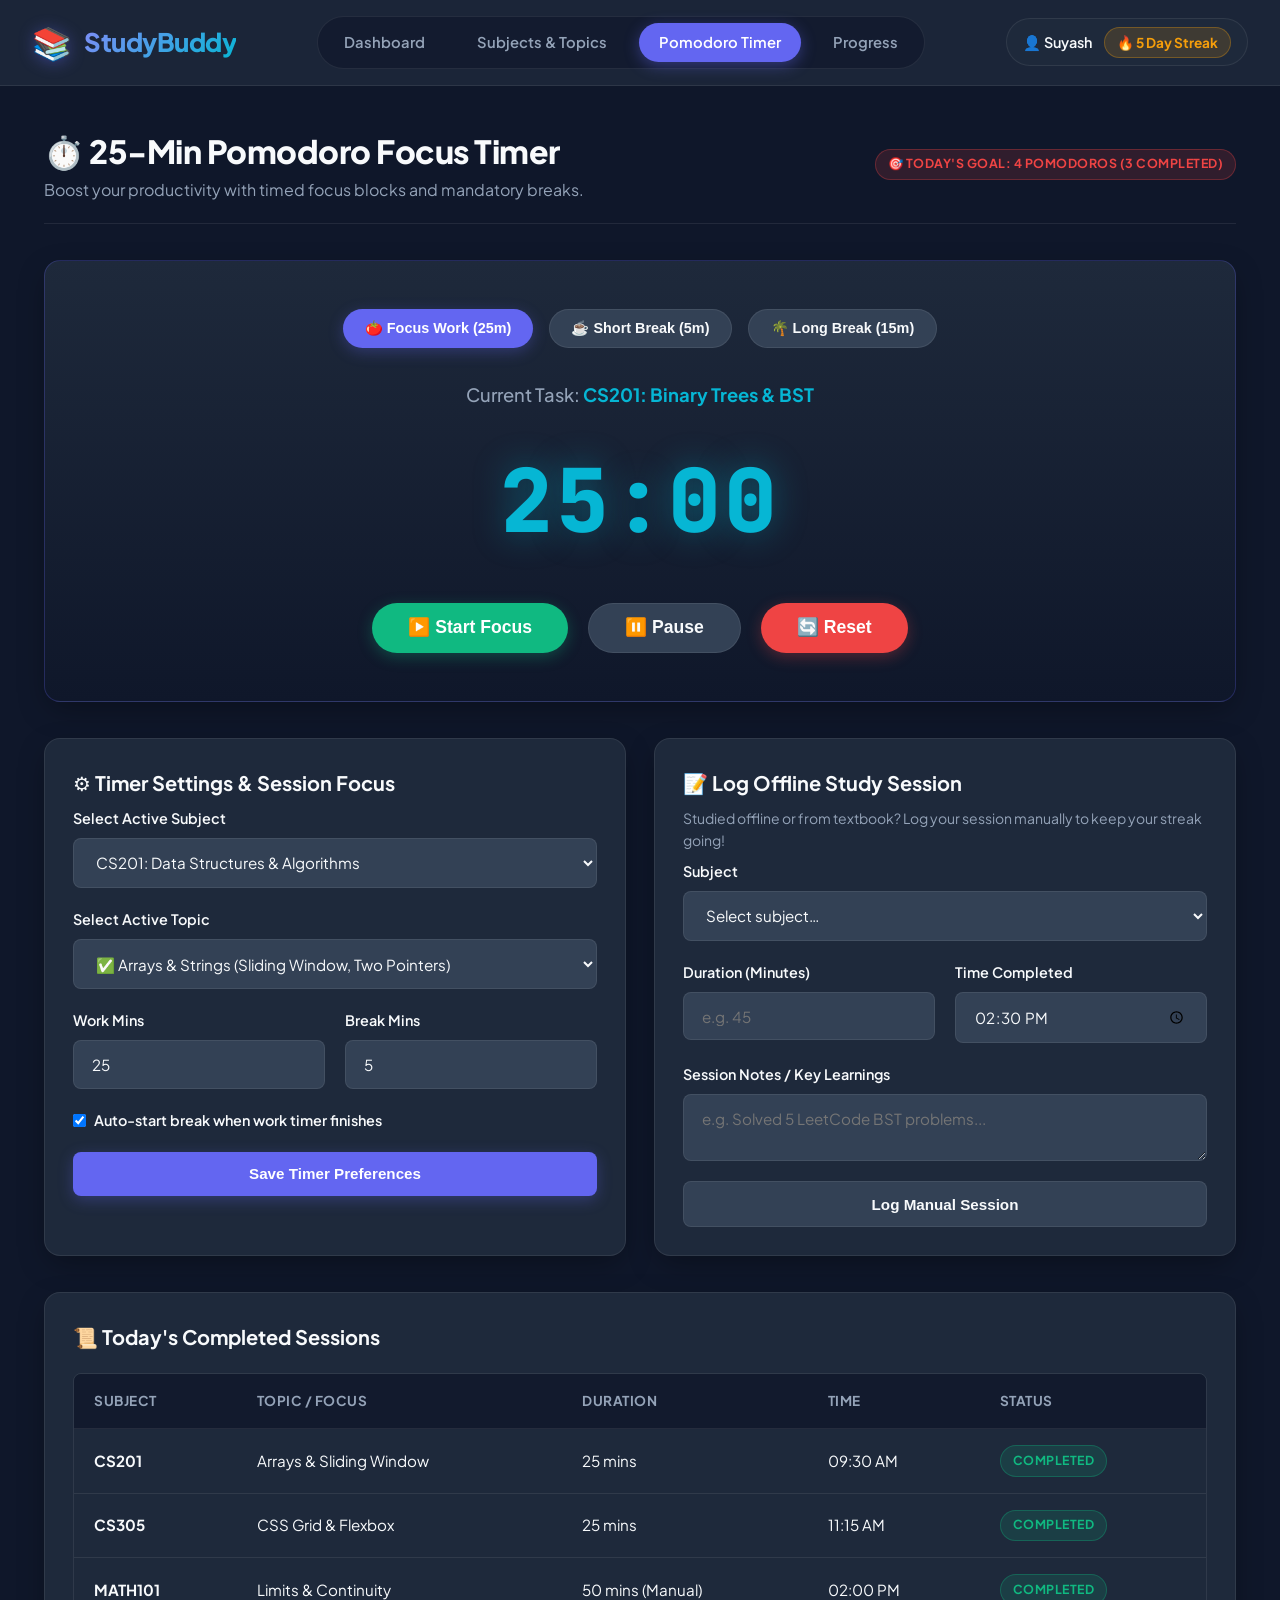
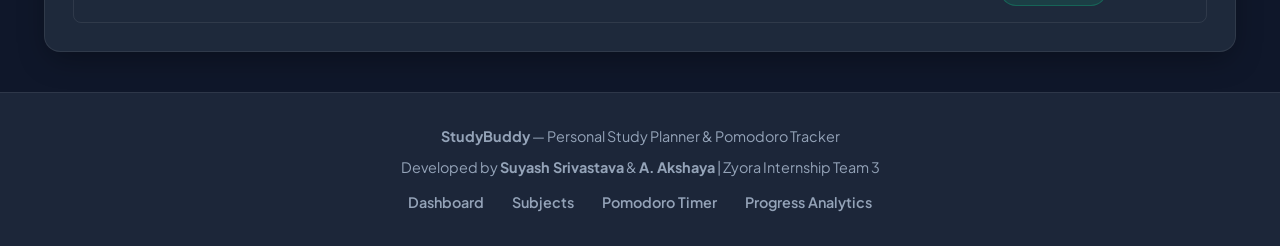
<file: pages/timer.html>
<!DOCTYPE html>
<html lang="en">
<head>
  <meta charset="UTF-8">
  <meta name="viewport" content="width=device-width, initial-scale=1.0">
  <title>Pomodoro Timer — StudyBuddy</title>
  <meta name="description" content="25-minute Pomodoro study timer with break controls, active subject assignment, and session history tracking.">
  <link rel="icon" href="data:image/svg+xml,<svg xmlns=%22http://www.w3.org/2000/svg%22 viewBox=%220 0 100 100%22><text y=%22.9em%22 font-size=%2290%22>📚</text></svg>">
  <link rel="stylesheet" href="../css/style.css">
</head>
<body>

  <!-- Header & Navigation -->
  <header>
    <div class="logo-area">
      <span>📚</span>
      <h1>StudyBuddy</h1>
    </div>
    <button class="nav-toggle" id="nav-toggle" aria-label="Toggle navigation" aria-expanded="false">
      <span></span>
      <span></span>
      <span></span>
    </button>
    <nav aria-label="Main Navigation" id="main-nav">
      <ul>
        <li><a href="../index.html">Dashboard</a></li>
        <li><a href="subjects.html">Subjects & Topics</a></li>
        <li><a href="timer.html" class="active">Pomodoro Timer</a></li>
        <li><a href="progress.html">Progress</a></li>
      </ul>
    </nav>
    <div class="user-badge">
      <span>👤 Suyash</span>
      <span class="streak-pill">🔥 5 Day Streak</span>
    </div>
  </header>

  <!-- Main Content Area -->
  <main id="main-content">
    
    <!-- Page Header -->
    <div class="page-header">
      <div>
        <h2>⏱️ 25-Min Pomodoro Focus Timer</h2>
        <p>Boost your productivity with timed focus blocks and mandatory breaks.</p>
      </div>
      <div>
        <span class="badge badge-high" id="pomodoro-goal-badge">🎯 Today's Goal: 4 Pomodoros (0 Completed)</span>
      </div>
    </div>

    <!-- Central Pomodoro Timer Display Card -->
    <section class="card timer-box" id="pomodoro-timer-card">
      
      <!-- Mode Selection Buttons -->
      <div class="timer-mode-group">
        <button type="button" class="btn" id="mode-work">🍅 Focus Work (25m)</button>
        <button type="button" class="btn btn-secondary" id="mode-short-break">☕ Short Break (5m)</button>
        <button type="button" class="btn btn-secondary" id="mode-long-break">🌴 Long Break (15m)</button>
      </div>

      <!-- Active Subject / Topic Tag -->
      <p class="active-task-text">
        Current Task: <strong id="active-task-label">CS201: Binary Trees & BST</strong>
      </p>

      <!-- Digital Clock -->
      <div class="timer-clock" id="timer-display" aria-live="polite">25:00</div>

      <!-- Controls -->
      <div class="timer-controls">
        <button type="button" class="btn btn-success" id="btn-start">▶️ Start Focus</button>
        <button type="button" class="btn btn-secondary" id="btn-pause">⏸️ Pause</button>
        <button type="button" class="btn btn-danger" id="btn-reset">🔄 Reset</button>
      </div>
    </section>

    <!-- Two-Column Grid: Settings Form & Manual Session Log Form -->
    <div class="grid-2">

      <!-- Timer Customization / Settings Form -->
      <section class="card" id="timer-config-card">
        <h3>⚙️ Timer Settings & Session Focus</h3>
        <form id="timer-settings-form" action="#" method="POST">
          
          <div class="form-group">
            <label for="focus-subject-select">Select Active Subject</label>
            <select id="focus-subject-select" name="focus-subject-select" required>
              <option value="">Loading subjects…</option>
            </select>
          </div>

          <div class="form-group">
            <label for="focus-topic-select">Select Active Topic</label>
            <select id="focus-topic-select" name="focus-topic-select">
              <option value="">Select a subject first…</option>
            </select>
          </div>

          <div class="form-row">
            <div class="form-group">
              <label for="work-duration">Work Mins</label>
              <input type="number" id="work-duration" name="work-duration" value="25" min="1" max="120" required>
            </div>

            <div class="form-group">
              <label for="break-duration">Break Mins</label>
              <input type="number" id="break-duration" name="break-duration" value="5" min="1" max="30" required>
            </div>
          </div>

          <div class="form-group">
            <label for="auto-start-breaks" class="checkbox-label">
              <input type="checkbox" id="auto-start-breaks" name="auto-start-breaks" checked>
              Auto-start break when work timer finishes
            </label>
          </div>

          <button type="submit" class="btn">Save Timer Preferences</button>
        </form>
      </section>

      <!-- Manual Study Session Log Form -->
      <section class="card" id="manual-log-card">
        <h3>📝 Log Offline Study Session</h3>
        <p class="section-subtext">
          Studied offline or from textbook? Log your session manually to keep your streak going!
        </p>

        <form id="manual-log-form" action="#" method="POST">
          <div class="form-group">
            <label for="manual-subject">Subject</label>
            <select id="manual-subject" name="manual-subject" required>
              <option value="">Loading subjects…</option>
            </select>
          </div>

          <div class="form-row">
            <div class="form-group">
              <label for="manual-minutes">Duration (Minutes)</label>
              <input type="number" id="manual-minutes" name="manual-minutes" min="5" max="360" placeholder="e.g. 45" required>
            </div>

            <div class="form-group">
              <label for="session-time">Time Completed</label>
              <input type="time" id="session-time" name="session-time" value="14:30">
            </div>
          </div>

          <div class="form-group">
            <label for="session-notes">Session Notes / Key Learnings</label>
            <textarea id="session-notes" name="session-notes" rows="2" placeholder="e.g. Solved 5 LeetCode BST problems..."></textarea>
          </div>

          <button type="submit" class="btn btn-secondary">Log Manual Session</button>
        </form>
      </section>

    </div>

    <!-- Completed Sessions History Table -->
    <section class="card" id="session-history-section">
      <h3>📜 Today's Completed Sessions</h3>
      <div class="table-wrapper">
        <table class="session-table">
          <thead>
            <tr>
              <th>Subject</th>
              <th>Topic / Focus</th>
              <th>Duration</th>
              <th>Time</th>
              <th>Status</th>
            </tr>
          </thead>
          <tbody>
            <tr>
              <td><strong>CS201</strong></td>
              <td>Arrays & Sliding Window</td>
              <td>25 mins</td>
              <td>09:30 AM</td>
              <td><span class="badge badge-low">Completed</span></td>
            </tr>
            <tr>
              <td><strong>CS305</strong></td>
              <td>CSS Grid & Flexbox</td>
              <td>25 mins</td>
              <td>11:15 AM</td>
              <td><span class="badge badge-low">Completed</span></td>
            </tr>
            <tr>
              <td><strong>MATH101</strong></td>
              <td>Limits & Continuity</td>
              <td>50 mins (Manual)</td>
              <td>02:00 PM</td>
              <td><span class="badge badge-low">Completed</span></td>
            </tr>
          </tbody>
        </table>
      </div>
    </section>

  </main>

  <!-- Shared Footer -->
  <footer>
    <p><strong>StudyBuddy</strong> — Personal Study Planner & Pomodoro Tracker</p>
    <p>Developed by <strong>Suyash Srivastava</strong> & <strong>A. Akshaya</strong> | Zyora Internship Team 3</p>
    <div class="footer-links">
      <a href="../index.html">Dashboard</a>
      <a href="subjects.html">Subjects</a>
      <a href="timer.html">Pomodoro Timer</a>
      <a href="progress.html">Progress Analytics</a>
    </div>
  </footer>

  <script src="../js/script.js"></script>
  <script src="../js/timer.js"></script>
</body>
</html>
</file>
<file: css/style.css>
/* ==========================================================================
   StudyBuddy — Shared Master Stylesheet (Day 2 Design Upgrade)
   ========================================================================== */

@import url('https://fonts.googleapis.com/css2?family=Plus+Jakarta+Sans:wght@400;500;600;700;800&family=JetBrains+Mono:wght@600;800&display=swap');

/* --- Design Tokens & Color Palette --- */
:root {
  --primary: #6366f1;
  --primary-hover: #4f46e5;
  --primary-light: rgba(99, 102, 241, 0.15);
  --secondary: #06b6d4;
  --secondary-hover: #0891b2;
  --accent: #f59e0b;
  --success: #10b981;
  --danger: #ef4444;
  
  --bg: #0f172a;
  --bg-card: #1e293b;
  --bg-card-hover: #24334a;
  --bg-input: #334155;
  
  --text: #f8fafc;
  --text-muted: #94a3b8;
  
  --border: rgba(255, 255, 255, 0.08);
  --border-hover: rgba(99, 102, 241, 0.4);
  
  --radius: 16px;
  --radius-sm: 8px;
  
  --shadow: 0 10px 30px -5px rgba(0, 0, 0, 0.35);
  --shadow-hover: 0 20px 40px -10px rgba(99, 102, 241, 0.25);
  
  --font-main: 'Plus Jakarta Sans', system-ui, -apple-system, sans-serif;
  --font-mono: 'JetBrains Mono', monospace;
  
  --transition: all 0.25s cubic-bezier(0.4, 0, 0.2, 1);
}

/* --- Global Reset & Base Setup --- */
*, *::before, *::after {
  box-sizing: border-box;
  margin: 0;
  padding: 0;
}

html {
  scroll-behavior: smooth;
  font-size: 16px;
}

body {
  background-color: var(--bg);
  color: var(--text);
  font-family: var(--font-main);
  line-height: 1.6;
  min-height: 100vh;
  display: flex;
  flex-direction: column;
  -webkit-font-smoothing: antialiased;
}

/* --- Hamburger Menu Toggle --- */
.nav-toggle {
  display: none;
  flex-direction: column;
  justify-content: center;
  gap: 5px;
  width: 40px;
  height: 40px;
  background: none;
  border: 1px solid var(--border);
  border-radius: var(--radius-sm);
  cursor: pointer;
  padding: 8px;
  flex-shrink: 0;
  transition: var(--transition);
}

.nav-toggle:hover {
  border-color: var(--primary);
  background: var(--primary-light);
}

.nav-toggle span {
  display: block;
  width: 100%;
  height: 2px;
  background: var(--text);
  border-radius: 2px;
  transition: var(--transition);
  transform-origin: center;
}

.nav-toggle.open span:nth-child(1) {
  transform: translateY(7px) rotate(45deg);
}
.nav-toggle.open span:nth-child(2) {
  opacity: 0;
  transform: scaleX(0);
}
.nav-toggle.open span:nth-child(3) {
  transform: translateY(-7px) rotate(-45deg);
}

/* --- Header & Navigation --- */
header {
  background: rgba(30, 41, 59, 0.85);
  backdrop-filter: blur(16px);
  -webkit-backdrop-filter: blur(16px);
  border-bottom: 1px solid var(--border);
  position: sticky;
  top: 0;
  z-index: 1000;
  padding: 1rem 2rem;
  display: flex;
  justify-content: space-between;
  align-items: center;
  flex-wrap: wrap;
  gap: 1.25rem;
}

.logo-area {
  display: flex;
  align-items: center;
  gap: 0.75rem;
  cursor: pointer;
}

.logo-area span {
  font-size: 2rem;
  filter: drop-shadow(0 2px 8px rgba(99, 102, 241, 0.4));
}

.logo-area h1 {
  font-size: 1.6rem;
  font-weight: 800;
  background: linear-gradient(135deg, #818cf8 0%, #06b6d4 100%);
  -webkit-background-clip: text;
  -webkit-text-fill-color: transparent;
  letter-spacing: -0.5px;
}

nav ul {
  display: flex;
  list-style: none;
  gap: 0.75rem;
  background: rgba(15, 23, 42, 0.6);
  padding: 0.35rem;
  border-radius: 30px;
  border: 1px solid var(--border);
}

nav a {
  color: var(--text-muted);
  text-decoration: none;
  font-weight: 600;
  font-size: 0.925rem;
  padding: 0.5rem 1.25rem;
  border-radius: 20px;
  transition: var(--transition);
  display: inline-block;
}

nav a:hover {
  color: var(--text);
  background: rgba(255, 255, 255, 0.05);
}

nav a.active {
  color: #fff;
  background: var(--primary);
  box-shadow: 0 4px 15px rgba(99, 102, 241, 0.4);
}

.user-badge {
  display: flex;
  align-items: center;
  gap: 0.75rem;
  background: var(--bg-card);
  padding: 0.45rem 1rem;
  border-radius: 30px;
  border: 1px solid var(--border);
  font-size: 0.9rem;
  font-weight: 600;
}

.streak-pill {
  background: rgba(245, 158, 11, 0.15);
  color: var(--accent);
  border: 1px solid rgba(245, 158, 11, 0.3);
  padding: 0.25rem 0.75rem;
  border-radius: 20px;
  font-weight: 700;
  font-size: 0.85rem;
  animation: pulse-glow 3s infinite alternate;
}

@keyframes pulse-glow {
  0% { box-shadow: 0 0 0 0 rgba(245, 158, 11, 0.2); }
  100% { box-shadow: 0 0 12px 2px rgba(245, 158, 11, 0.4); }
}

/* --- Main Layout Container --- */
main {
  flex: 1;
  max-width: 1240px;
  width: 100%;
  margin: 0 auto;
  padding: 2.5rem 1.5rem;
  display: flex;
  flex-direction: column;
  gap: 2.25rem;
}

/* --- Section Headers --- */
.page-header {
  display: flex;
  justify-content: space-between;
  align-items: center;
  flex-wrap: wrap;
  gap: 1rem;
  padding-bottom: 1.25rem;
  border-bottom: 1px solid var(--border);
}

.page-header h2 {
  font-size: 2rem;
  font-weight: 800;
  letter-spacing: -0.5px;
}

.page-header p {
  color: var(--text-muted);
  font-size: 1rem;
}

/* --- Cards Component --- */
.card {
  background: var(--bg-card);
  border: 1px solid var(--border);
  border-radius: var(--radius);
  padding: 1.75rem;
  box-shadow: var(--shadow);
  transition: var(--transition);
  position: relative;
  overflow: hidden;
}

.card:hover {
  border-color: var(--border-hover);
  box-shadow: 0 12px 32px -8px rgba(99, 102, 241, 0.18);
  transform: translateY(-1px);
}

.card h3 {
  font-size: 1.25rem;
  font-weight: 700;
  margin-bottom: 0.5rem;
  color: var(--text);
}

/* Welcome Hero Banner */
#welcome-banner {
  background: linear-gradient(135deg, #1e1b4b 0%, #312e81 60%, #1e293b 100%);
  border: 1px solid rgba(99, 102, 241, 0.4);
  display: flex;
  justify-content: space-between;
  align-items: center;
  flex-wrap: wrap;
  gap: 1.5rem;
  padding: 2.25rem;
}

#welcome-banner h2 {
  font-size: 1.85rem;
  font-weight: 800;
  margin-bottom: 0.35rem;
}

#welcome-banner p {
  color: #c7d2fe;
  font-size: 1.05rem;
  max-width: 650px;
}

#welcome-banner .btn {
  background: linear-gradient(135deg, #06b6d4 0%, #0891b2 100%);
  box-shadow: 0 4px 20px rgba(6, 182, 212, 0.4);
}

#welcome-banner .btn:hover {
  transform: translateY(-2px);
  box-shadow: 0 6px 25px rgba(6, 182, 212, 0.6);
}

/* Grid Layouts */
.grid-2 {
  display: grid;
  grid-template-columns: repeat(auto-fit, minmax(340px, 1fr));
  gap: 1.75rem;
}

.grid-4 {
  display: grid;
  grid-template-columns: repeat(auto-fit, minmax(230px, 1fr));
  gap: 1.5rem;
}

.form-column {
  display: flex;
  flex-direction: column;
  gap: 1.75rem;
}

/* Stat Cards */
.stat-card {
  display: flex;
  align-items: center;
  gap: 1.25rem;
  padding: 1.5rem;
}

.stat-card:hover {
  transform: translateY(-3px);
  box-shadow: var(--shadow-hover);
  background: var(--bg-card-hover);
}

.stat-icon {
  font-size: 2.2rem;
  width: 58px;
  height: 58px;
  border-radius: var(--radius-sm);
  background: var(--primary-light);
  border: 1px solid rgba(99, 102, 241, 0.2);
  display: flex;
  align-items: center;
  justify-content: center;
  flex-shrink: 0;
}

.stat-value {
  font-size: 1.85rem;
  font-weight: 800;
  line-height: 1.1;
  color: var(--text);
}

.stat-label {
  color: var(--text-muted);
  font-size: 0.875rem;
  font-weight: 500;
}

/* --- Forms & Field Styling --- */
form {
  display: flex;
  flex-direction: column;
  gap: 1.25rem;
  margin-top: 0.5rem;
}

.form-group {
  display: flex;
  flex-direction: column;
  gap: 0.5rem;
}

.form-row {
  display: flex;
  gap: 1.25rem;
  flex-wrap: wrap;
}

.form-row .form-group {
  flex: 1;
  min-width: 200px;
}

label {
  font-weight: 600;
  font-size: 0.9rem;
  color: var(--text);
  display: flex;
  align-items: center;
  gap: 0.5rem;
}

.checkbox-label {
  cursor: pointer;
  user-select: none;
}

input[type="text"],
input[type="number"],
input[type="date"],
input[type="time"],
select,
textarea {
  width: 100%;
  padding: 0.85rem 1.1rem;
  background: var(--bg-input);
  border: 1px solid var(--border);
  border-radius: var(--radius-sm);
  color: var(--text);
  font-family: var(--font-main);
  font-size: 0.95rem;
  outline: none;
  transition: var(--transition);
}

input[type="text"]:hover,
input[type="number"]:hover,
select:hover,
textarea:hover {
  border-color: rgba(255, 255, 255, 0.2);
}

input:focus,
select:focus,
textarea:focus {
  border-color: var(--primary);
  box-shadow: 0 0 0 3px rgba(99, 102, 241, 0.25);
  background: #3b4c63;
}

/* --- Buttons Component --- */
.btn {
  display: inline-flex;
  align-items: center;
  justify-content: center;
  gap: 0.6rem;
  padding: 0.85rem 1.75rem;
  background: var(--primary);
  color: #ffffff;
  font-weight: 700;
  font-size: 0.95rem;
  border: none;
  border-radius: var(--radius-sm);
  cursor: pointer;
  text-decoration: none;
  width: 100%;
  transition: var(--transition);
  box-shadow: 0 4px 15px rgba(99, 102, 241, 0.3);
}

.btn:hover {
  background: var(--primary-hover);
  transform: translateY(-2px);
  box-shadow: 0 6px 20px rgba(99, 102, 241, 0.45);
}

.btn:active {
  transform: translateY(0);
}

.btn-secondary {
  background: var(--bg-input);
  color: var(--text);
  border: 1px solid var(--border);
  box-shadow: none;
}

.btn-secondary:hover {
  background: rgba(255, 255, 255, 0.1);
  border-color: rgba(255, 255, 255, 0.25);
  box-shadow: 0 4px 15px rgba(0, 0, 0, 0.2);
}

.btn-danger {
  background: var(--danger);
  box-shadow: 0 4px 15px rgba(239, 68, 68, 0.3);
}

.btn-danger:hover {
  background: #dc2626;
  box-shadow: 0 6px 20px rgba(239, 68, 68, 0.45);
}

.btn-success {
  background: var(--success);
  box-shadow: 0 4px 15px rgba(16, 185, 129, 0.3);
}

.btn-success:hover {
  background: #059669;
  box-shadow: 0 6px 20px rgba(16, 185, 129, 0.45);
}

/* --- Checkable Topic Lists --- */
.topic-list {
  list-style: none;
  display: flex;
  flex-direction: column;
  gap: 0.85rem;
  margin-top: 1.25rem;
}

.topic-item {
  display: flex;
  align-items: center;
  justify-content: space-between;
  background: var(--bg-input);
  padding: 0.9rem 1.25rem;
  border-radius: var(--radius-sm);
  border: 1px solid var(--border);
  transition: var(--transition);
}

.topic-item:hover {
  background: #3b4c6e;
  border-color: var(--border-hover);
  transform: translateX(4px);
}

.topic-item label {
  display: flex;
  align-items: center;
  gap: 0.85rem;
  cursor: pointer;
  font-weight: 500;
  width: 100%;
}

.topic-item input[type="checkbox"] {
  width: 20px;
  height: 20px;
  accent-color: var(--primary);
  cursor: pointer;
}

/* --- Badges --- */
.badge {
  padding: 0.3rem 0.75rem;
  border-radius: 20px;
  font-size: 0.775rem;
  font-weight: 700;
  letter-spacing: 0.5px;
  text-transform: uppercase;
  display: inline-block;
  white-space: nowrap;
}

.badge-high {
  background: rgba(239, 68, 68, 0.15);
  color: var(--danger);
  border: 1px solid rgba(239, 68, 68, 0.3);
}

.badge-medium {
  background: rgba(245, 158, 11, 0.15);
  color: var(--accent);
  border: 1px solid rgba(245, 158, 11, 0.3);
}

.badge-low {
  background: rgba(16, 185, 129, 0.15);
  color: var(--success);
  border: 1px solid rgba(16, 185, 129, 0.3);
}

/* --- Pomodoro Timer Component --- */
.timer-box {
  text-align: center;
  padding: 3rem 2rem;
  background: linear-gradient(180deg, #1e293b 0%, #0f172a 100%);
  border: 1px solid rgba(99, 102, 241, 0.25);
}

.timer-mode-group {
  display: flex;
  justify-content: center;
  gap: 1rem;
  margin-bottom: 2rem;
  flex-wrap: wrap;
}

.timer-mode-group .btn {
  width: auto;
  padding: 0.65rem 1.35rem;
  font-size: 0.9rem;
  border-radius: 30px;
}

.active-task-text {
  color: var(--text-muted);
  font-size: 1.15rem;
  font-weight: 500;
  margin-bottom: 0.5rem;
}

.active-task-text strong {
  color: var(--secondary);
  font-weight: 700;
}

.timer-clock {
  font-size: 5.5rem;
  font-weight: 800;
  font-family: var(--font-mono);
  letter-spacing: 3px;
  margin: 1.25rem 0;
  color: var(--secondary);
  text-shadow: 0 0 35px rgba(6, 182, 212, 0.4);
}

.timer-controls {
  display: flex;
  justify-content: center;
  gap: 1.25rem;
  margin-top: 2rem;
  flex-wrap: wrap;
}

.timer-controls .btn {
  width: auto;
  font-size: 1.1rem;
  padding: 0.85rem 2.25rem;
  border-radius: 30px;
}

/* --- Tables & Data Layouts --- */
.table-wrapper {
  overflow-x: auto;
  margin-top: 1.25rem;
  border-radius: var(--radius-sm);
  border: 1px solid var(--border);
}

.session-table {
  width: 100%;
  border-collapse: collapse;
  text-align: left;
  font-size: 0.95rem;
}

.session-table th {
  padding: 1rem 1.25rem;
  background: rgba(15, 23, 42, 0.8);
  border-bottom: 1px solid var(--border);
  color: var(--text-muted);
  font-weight: 700;
  font-size: 0.85rem;
  text-transform: uppercase;
  letter-spacing: 0.5px;
}

.session-table td {
  padding: 1rem 1.25rem;
  border-bottom: 1px solid var(--border);
  transition: var(--transition);
}

.session-table tbody tr {
  transition: var(--transition);
}

.session-table tbody tr:hover {
  background: var(--bg-card-hover);
}

.session-table tbody tr:last-child td {
  border-bottom: none;
}

/* --- Footer --- */
footer {
  background: rgba(30, 41, 59, 0.9);
  border-top: 1px solid var(--border);
  padding: 2rem;
  margin-top: auto;
  text-align: center;
  color: var(--text-muted);
  font-size: 0.9rem;
}

footer p {
  margin-bottom: 0.5rem;
}

.footer-links {
  display: flex;
  justify-content: center;
  gap: 1.75rem;
  margin-top: 0.75rem;
}

.footer-links a {
  color: var(--text-muted);
  text-decoration: none;
  font-weight: 600;
  transition: var(--transition);
}

.footer-links a:hover {
  color: var(--primary);
}

/* --- Accessibility: focus-visible rings --- */
a:focus-visible,
button:focus-visible,
input:focus-visible,
select:focus-visible,
textarea:focus-visible {
  outline: 2px solid var(--primary);
  outline-offset: 3px;
  border-radius: 4px;
}

/* Remove default outline for mouse users, keep for keyboard */
a:focus:not(:focus-visible),
button:focus:not(:focus-visible) {
  outline: none;
}

/* Scroll margin so sticky header doesn't cover anchor targets */
[id] {
  scroll-margin-top: 80px;
}

/* ==========================================================================
   Mobile & Tablet Responsiveness — Full Overhaul
   ========================================================================== */

/* --- Tablet (≤ 900px): tighten nav spacing --- */
@media (max-width: 900px) {
  nav a {
    padding: 0.5rem 0.9rem;
    font-size: 0.875rem;
  }

  .user-badge {
    font-size: 0.82rem;
    padding: 0.4rem 0.8rem;
  }
}

/* --- Mobile (≤ 768px): Hamburger nav, stacked header --- */
@media (max-width: 768px) {
  /* Header becomes a two-row bar: logo+toggle on row 1, user-badge on row 2 */
  header {
    padding: 0.75rem 1rem;
    flex-wrap: wrap;
    gap: 0.75rem;
  }

  /* Show hamburger */
  .nav-toggle {
    display: flex;
  }

  /* Nav hidden by default — slides down when open */
  nav {
    order: 3;
    width: 100%;
    max-height: 0;
    overflow: hidden;
    transition: max-height 0.35s cubic-bezier(0.4, 0, 0.2, 1);
  }

  nav.nav-open {
    max-height: 400px;
  }

  nav ul {
    flex-direction: column;
    border-radius: var(--radius-sm);
    gap: 0.35rem;
    padding: 0.5rem;
    margin-top: 0.5rem;
    width: 100%;
    background: rgba(15, 23, 42, 0.95);
  }

  nav a {
    display: flex;
    align-items: center;
    text-align: left;
    padding: 0.85rem 1.1rem;
    border-radius: 8px;
    font-size: 0.95rem;
    min-height: 44px;
  }

  /* User badge fills remaining space beside logo */
  .user-badge {
    margin-left: auto;
    font-size: 0.82rem;
    padding: 0.4rem 0.75rem;
    gap: 0.5rem;
  }

  .streak-pill {
    font-size: 0.78rem;
    padding: 0.2rem 0.55rem;
  }

  /* Main content */
  main {
    padding: 1.25rem 1rem;
    gap: 1.5rem;
  }

  /* All grids go single column */
  .grid-2, .grid-4 {
    grid-template-columns: 1fr;
  }

  /* Welcome banner stacks */
  #welcome-banner {
    flex-direction: column;
    align-items: stretch;
    text-align: center;
    padding: 1.5rem;
  }

  #welcome-banner h2 {
    font-size: 1.45rem;
  }

  #welcome-banner .btn {
    width: 100%;
  }

  /* Page header typography */
  .page-header h2 {
    font-size: 1.5rem;
  }

  /* Stat cards */
  .stat-card {
    padding: 1.1rem 1.25rem;
    gap: 1rem;
  }

  .stat-value {
    font-size: 1.5rem;
  }

  .stat-icon {
    width: 48px;
    height: 48px;
    font-size: 1.75rem;
  }

  /* Cards */
  .card {
    padding: 1.25rem;
  }

  /* Timer */
  .timer-clock {
    font-size: 3.75rem;
    letter-spacing: 2px;
  }

  .timer-box {
    padding: 2rem 1.25rem;
  }

  .timer-mode-group {
    gap: 0.6rem;
  }

  .timer-mode-group .btn {
    padding: 0.6rem 0.9rem;
    font-size: 0.82rem;
  }

  .timer-controls {
    gap: 0.75rem;
  }

  .timer-controls .btn {
    width: auto;
    flex: 1;
    padding: 0.85rem 0.75rem;
    font-size: 0.9rem;
  }

  /* Subject search bar: stack vertically */
  #subject-search-bar .form-row {
    flex-direction: column;
  }

  .filter-form-row .form-group {
    min-width: 0;
  }

  /* Form rows: allow wrapping to single column */
  .form-row {
    flex-direction: column;
    gap: 1rem;
  }

  .form-row .form-group {
    min-width: 0;
    flex: 1 1 100%;
  }

  /* Subject card header */
  .subject-card-header {
    flex-direction: column;
    align-items: flex-start;
    gap: 0.5rem;
  }

  /* Topic items: shrink badge area */
  .topic-item {
    padding: 0.85rem 1rem;
    gap: 0.5rem;
    flex-wrap: wrap;
  }

  /* Progress summary */
  .progress-summary-header {
    flex-direction: column;
    align-items: flex-start;
    gap: 0.5rem;
  }

  .progress-percentage-large {
    font-size: 2rem;
  }

  .streak-title {
    font-size: 1.3rem;
  }

  /* Footer links wrap properly */
  .footer-links {
    gap: 1rem;
    flex-wrap: wrap;
    justify-content: center;
  }

  footer {
    padding: 1.5rem 1rem;
  }
}

/* --- Small Mobile (≤ 480px): fine-tune for 375px phones --- */
@media (max-width: 480px) {
  header {
    padding: 0.65rem 0.875rem;
  }

  .logo-area h1 {
    font-size: 1.35rem;
  }

  .logo-area span {
    font-size: 1.6rem;
  }

  .user-badge > span:first-child {
    display: none; /* hide name, keep streak pill only */
  }

  main {
    padding: 1rem 0.875rem;
    gap: 1.25rem;
  }

  .card {
    padding: 1rem;
    border-radius: 12px;
  }

  #welcome-banner h2 {
    font-size: 1.25rem;
  }

  #welcome-banner p {
    font-size: 0.9rem;
  }

  .page-header h2 {
    font-size: 1.3rem;
  }

  .stat-value {
    font-size: 1.35rem;
  }

  .stat-label {
    font-size: 0.8rem;
  }

  .timer-clock {
    font-size: 3.2rem;
    letter-spacing: 1px;
  }

  .timer-mode-group {
    flex-direction: column;
    gap: 0.5rem;
  }

  .timer-mode-group .btn {
    width: 100%;
    padding: 0.75rem 1rem;
    font-size: 0.9rem;
    border-radius: 10px;
  }

  .timer-controls {
    flex-direction: column;
  }

  .timer-controls .btn {
    width: 100%;
    flex: none;
  }

  .badge {
    font-size: 0.7rem;
    padding: 0.25rem 0.6rem;
  }

  .btn {
    padding: 0.8rem 1.25rem;
    font-size: 0.9rem;
  }

  .footer-links {
    flex-direction: column;
    gap: 0.65rem;
    align-items: center;
  }

  /* Toast: full-width at bottom */
  .toast {
    bottom: 1rem;
    right: 0.75rem;
    left: 0.75rem;
    max-width: none;
    min-width: 0;
  }

  /* Table: allow scroll on very small screens */
  .table-wrapper {
    font-size: 0.82rem;
  }

  .session-table th,
  .session-table td {
    padding: 0.75rem 0.75rem;
  }
}

/* --- Very small (≤ 360px): last resort adjustments --- */
@media (max-width: 360px) {
  .logo-area h1 {
    font-size: 1.2rem;
  }

  .timer-clock {
    font-size: 2.75rem;
  }

  nav a {
    font-size: 0.875rem;
    padding: 0.75rem 1rem;
  }
}

/* ==========================================================================
   Day 3 — Interactive States: Toasts, Errors, Empty States, JS Elements
   ========================================================================== */

/* --- Toast Notifications --- */
.toast {
  position: fixed;
  bottom: 2rem;
  right: 2rem;
  display: flex;
  align-items: center;
  gap: 0.75rem;
  background: var(--bg-card);
  border: 1px solid var(--border);
  border-radius: var(--radius-sm);
  padding: 1rem 1.25rem;
  box-shadow: 0 20px 50px rgba(0, 0, 0, 0.4);
  max-width: 380px;
  min-width: 280px;
  z-index: 9999;
  transform: translateX(110%);
  transition: transform 0.35s cubic-bezier(0.4, 0, 0.2, 1);
  font-size: 0.95rem;
  font-weight: 600;
}

.toast.toast-visible {
  transform: translateX(0);
}

.toast-success { border-left: 4px solid var(--success); }
.toast-error   { border-left: 4px solid var(--danger);  }
.toast-info    { border-left: 4px solid var(--secondary); }

.toast-icon { font-size: 1.2rem; flex-shrink: 0; }

.toast-message { flex: 1; color: var(--text); line-height: 1.4; }

.toast-close {
  background: none;
  border: none;
  color: var(--text-muted);
  cursor: pointer;
  font-size: 1rem;
  padding: 0.2rem;
  border-radius: 4px;
  transition: var(--transition);
  flex-shrink: 0;
}

.toast-close:hover { color: var(--text); background: var(--bg-input); }

/* --- Field Error States --- */
.field-error {
  border-color: var(--danger) !important;
  box-shadow: 0 0 0 3px rgba(239, 68, 68, 0.2) !important;
}

.field-error-msg {
  display: block;
  color: var(--danger);
  font-size: 0.82rem;
  font-weight: 600;
  margin-top: 0.3rem;
  padding-left: 0.2rem;
  animation: slideIn 0.2s ease;
}

@keyframes slideIn {
  from { opacity: 0; transform: translateY(-6px); }
  to   { opacity: 1; transform: translateY(0); }
}

/* --- Completed Topic Strikethrough --- */
.completed-text {
  text-decoration: line-through;
  color: var(--text-muted);
  opacity: 0.75;
}

/* --- Empty State Components --- */
.empty-state {
  list-style: none;
  display: flex;
  flex-direction: column;
  align-items: center;
  gap: 0.75rem;
  padding: 2.5rem 1rem;
  color: var(--text-muted);
  text-align: center;
  border: 2px dashed var(--border);
  border-radius: var(--radius-sm);
}

.empty-state span { font-size: 2.5rem; }
.empty-state p    { font-size: 0.95rem; }

.empty-state-card {
  background: var(--bg-card);
  border: 2px dashed var(--border);
  border-radius: var(--radius);
  padding: 3rem 1rem;
  text-align: center;
  color: var(--text-muted);
  display: flex;
  flex-direction: column;
  align-items: center;
  gap: 1rem;
}

.empty-state-card span { font-size: 2.5rem; }

.empty-state-row td {
  text-align: center;
  color: var(--text-muted);
  padding: 2rem !important;
  font-style: italic;
}

/* Target the row itself when JS sets the class on <tr> */
.empty-state-row {
  text-align: center;
}
.empty-state-row td {
  text-align: center;
  color: var(--text-muted);
  padding: 2rem !important;
  font-style: italic;
}

/* --- Subject & Progress Card Page-Specific --- */
.subject-card-stack {
  display: flex;
  flex-direction: column;
  gap: 1.5rem;
}

.subject-card-header {
  display: flex;
  justify-content: space-between;
  align-items: flex-start;
  gap: 1rem;
  margin-bottom: 0.5rem;
  flex-wrap: wrap;
}

.section-subtext {
  color: var(--text-muted);
  font-size: 0.875rem;
  margin-top: 0.2rem;
}

.filter-form-row {
  align-items: flex-end;
  flex-wrap: wrap;
}

.flex-2 { flex: 2; }

/* --- Progress Page --- */
.progress-summary-header {
  display: flex;
  justify-content: space-between;
  align-items: center;
  flex-wrap: wrap;
  gap: 1rem;
  margin-bottom: 1rem;
}

.progress-percentage-large {
  font-size: 2.5rem;
  font-weight: 800;
  color: var(--secondary);
}

.progress-card-header {
  display: flex;
  justify-content: space-between;
  align-items: center;
  margin-bottom: 0.4rem;
  flex-wrap: wrap;
  gap: 0.5rem;
}

.progress-badge-primary  { font-weight: 800; color: var(--primary);   font-size: 1.1rem; }
.progress-badge-secondary { font-weight: 800; color: var(--secondary); font-size: 1.1rem; }
.progress-badge-accent   { font-weight: 800; color: var(--accent);    font-size: 1.1rem; }

.progress-topic-breakdown {
  list-style: none;
  margin-top: 1rem;
  font-size: 0.875rem;
  color: var(--text-muted);
  display: flex;
  flex-direction: column;
  gap: 0.35rem;
}

.achievement-card {
  background: linear-gradient(135deg, rgba(30, 41, 59, 0.95), #0f172a);
  border: 1px solid rgba(99, 102, 241, 0.2);
}

.streak-banner {
  display: flex;
  gap: 1.25rem;
  align-items: center;
  margin: 1.25rem 0;
}

.streak-icon { font-size: 3rem; animation: pulse-glow 3s infinite alternate; }

.streak-title {
  font-size: 1.6rem;
  font-weight: 800;
  color: var(--accent);
}

.badge-row {
  display: flex;
  gap: 0.6rem;
  flex-wrap: wrap;
  margin-top: 0.75rem;
}

/* --- Delete Topic Button --- */
.delete-topic-btn:hover {
  color: var(--danger) !important;
  background: rgba(239, 68, 68, 0.1) !important;
  border-radius: 4px;
}

/* --- Progress Bar Variants --- */
.progress-fill-45 { width: 45%; }
.progress-fill-50 { width: 50%; }
.progress-fill-33 { width: 33%; }
.progress-bar-large { height: 14px !important; }
.progress-cyan  { background: linear-gradient(90deg, #06b6d4, #10b981) !important; }
.progress-amber { background: linear-gradient(90deg, #f59e0b, #ef4444) !important; }

/* Toast mobile styles handled in the mobile breakpoints above */

/* ==========================================================================
   Day 3 — Fetch API States: Loading Spinner, Quote Card, Offline Error
   ========================================================================== */

/* --- Spinner Animation --- */
@keyframes spin {
  from { transform: rotate(0deg); }
  to   { transform: rotate(360deg); }
}

@keyframes fadeInUp {
  from { opacity: 0; transform: translateY(12px); }
  to   { opacity: 1; transform: translateY(0); }
}

.spinner {
  display: inline-block;
  width: 28px;
  height: 28px;
  border: 3px solid rgba(99, 102, 241, 0.2);
  border-top-color: var(--primary);
  border-radius: 50%;
  animation: spin 0.75s linear infinite;
  flex-shrink: 0;
}

/* --- Fetch Loading State --- */
.fetch-loading {
  display: flex;
  align-items: center;
  gap: 1rem;
  color: var(--text-muted);
  font-size: 0.95rem;
  font-weight: 500;
  padding: 0.5rem 0;
}

/* --- Quote Card (Success State) --- */
.quote-card {
  animation: fadeInUp 0.4s ease;
}

.quote-text {
  font-size: 1.15rem;
  font-weight: 600;
  font-style: italic;
  color: var(--text);
  line-height: 1.65;
  padding-left: 1.1rem;
  border-left: 3px solid var(--primary);
  margin-bottom: 0.75rem;
}

.quote-author {
  font-size: 0.875rem;
  font-weight: 600;
  color: var(--secondary);
}

.quote-tags {
  display: flex;
  gap: 0.4rem;
  flex-wrap: wrap;
  margin-top: 0.6rem;
}

.quote-tag {
  font-size: 0.72rem;
  font-weight: 700;
  letter-spacing: 0.5px;
  text-transform: uppercase;
  background: var(--primary-light);
  color: var(--primary);
  border: 1px solid rgba(99, 102, 241, 0.25);
  padding: 0.2rem 0.6rem;
  border-radius: 20px;
}

/* --- Fetch Error / Offline State --- */
.fetch-error {
  display: flex;
  align-items: flex-start;
  gap: 0.85rem;
  background: rgba(239, 68, 68, 0.07);
  border: 1px solid rgba(239, 68, 68, 0.2);
  border-radius: var(--radius-sm);
  padding: 1rem 1.25rem;
  animation: fadeInUp 0.3s ease;
}

.fetch-error-icon {
  font-size: 1.4rem;
  flex-shrink: 0;
  margin-top: 0.1rem;
}

.fetch-error-body p {
  font-size: 0.9rem;
  font-weight: 600;
  color: var(--danger);
  margin-bottom: 0.2rem;
}

.fetch-error-body small {
  font-size: 0.8rem;
  color: var(--text-muted);
}

.quote-refresh-btn {
  display: inline-flex;
  align-items: center;
  gap: 0.4rem;
  background: none;
  border: 1px solid var(--border);
  color: var(--text-muted);
  font-size: 0.8rem;
  font-weight: 600;
  padding: 0.35rem 0.85rem;
  border-radius: 20px;
  cursor: pointer;
  transition: var(--transition);
  margin-top: 0.75rem;
}

.quote-refresh-btn:hover {
  color: var(--text);
  border-color: var(--primary);
  background: var(--primary-light);
}

/* --- Quote of the Day Card Container --- */
#quote-section {
  border-left: 4px solid var(--primary);
  background: linear-gradient(135deg, rgba(99, 102, 241, 0.05) 0%, var(--bg-card) 100%);
}

#quote-section h3 {
  margin-bottom: 1rem;
}

/* --- Progress Bar Base (if missing) --- */
.progress-bar-bg {
  width: 100%;
  height: 8px;
  background: rgba(255, 255, 255, 0.07);
  border-radius: 100px;
  overflow: hidden;
}

.progress-bar-fill {
  height: 100%;
  background: linear-gradient(90deg, var(--primary), var(--secondary));
  border-radius: 100px;
  transition: width 0.6s cubic-bezier(0.4, 0, 0.2, 1);
}
</file>
<file: style.css>
/* Base Reset & Design Tokens */
:root {
  --primary: #6366f1;
  --primary-hover: #4f46e5;
  --secondary: #06b6d4;
  --accent: #f59e0b;
  --success: #10b981;
  --danger: #ef4444;
  --bg-dark: #0f172a;
  --bg-card: #1e293b;
  --bg-input: #334155;
  --text-main: #f8fafc;
  --text-muted: #94a3b8;
  --border: #334155;
  --radius: 12px;
  --shadow: 0 10px 25px -5px rgba(0, 0, 0, 0.3);
}

* {
  box-sizing: border-box;
  margin: 0;
  padding: 0;
  font-family: 'Segoe UI', system-ui, -apple-system, sans-serif;
}

body {
  background-color: var(--bg-dark);
  color: var(--text-main);
  line-height: 1.6;
  min-height: 100vh;
  display: flex;
  flex-direction: column;
}

/* Header & Navigation */
header {
  background-color: rgba(30, 41, 59, 0.95);
  backdrop-filter: blur(10px);
  border-bottom: 1px solid var(--border);
  position: sticky;
  top: 0;
  z-index: 100;
  padding: 1rem 2rem;
  display: flex;
  justify-content: space-between;
  align-items: center;
  flex-wrap: wrap;
  gap: 1rem;
}

.logo-area {
  display: flex;
  align-items: center;
  gap: 0.75rem;
}

.logo-area h1 {
  font-size: 1.5rem;
  font-weight: 700;
  background: linear-gradient(135deg, #6366f1, #06b6d4);
  -webkit-background-clip: text;
  -webkit-text-fill-color: transparent;
}

nav ul {
  display: flex;
  list-style: none;
  gap: 1.5rem;
}

nav a {
  color: var(--text-muted);
  text-decoration: none;
  font-weight: 600;
  padding: 0.5rem 1rem;
  border-radius: 8px;
  transition: all 0.2s ease;
}

nav a:hover,
nav a.active {
  color: var(--text-main);
  background-color: rgba(99, 102, 241, 0.15);
  border: 1px solid rgba(99, 102, 241, 0.3);
}

.user-badge {
  display: flex;
  align-items: center;
  gap: 0.75rem;
  background: var(--bg-card);
  padding: 0.4rem 0.8rem;
  border-radius: 20px;
  border: 1px solid var(--border);
  font-size: 0.875rem;
}

.streak-pill {
  background: rgba(245, 158, 11, 0.2);
  color: var(--accent);
  padding: 0.2rem 0.6rem;
  border-radius: 12px;
  font-weight: 700;
}

/* Main Container */
main {
  flex: 1;
  max-width: 1200px;
  width: 100%;
  margin: 0 auto;
  padding: 2rem 1.5rem;
  display: flex;
  flex-direction: column;
  gap: 2rem;
}

.page-header {
  display: flex;
  justify-content: space-between;
  align-items: center;
  flex-wrap: wrap;
  gap: 1rem;
  padding-bottom: 1rem;
  border-bottom: 1px solid var(--border);
}

.page-header h2 {
  font-size: 1.8rem;
  font-weight: 700;
}

.page-header p {
  color: var(--text-muted);
}

/* Dashboard & Layout Grids */
.grid-2 {
  display: grid;
  grid-template-columns: repeat(auto-fit, minmax(320px, 1fr));
  gap: 1.5rem;
}

.grid-4 {
  display: grid;
  grid-template-columns: repeat(auto-fit, minmax(220px, 1fr));
  gap: 1.25rem;
}

/* Cards */
.card {
  background: var(--bg-card);
  border: 1px solid var(--border);
  border-radius: var(--radius);
  padding: 1.5rem;
  box-shadow: var(--shadow);
}

.card h3 {
  font-size: 1.2rem;
  margin-bottom: 1rem;
  display: flex;
  align-items: center;
  gap: 0.5rem;
}

.stat-card {
  display: flex;
  align-items: center;
  gap: 1rem;
}

.stat-icon {
  font-size: 2rem;
  width: 50px;
  height: 50px;
  border-radius: 12px;
  background: rgba(99, 102, 241, 0.15);
  display: flex;
  align-items: center;
  justify-content: center;
}

.stat-value {
  font-size: 1.8rem;
  font-weight: 800;
  line-height: 1;
}

.stat-label {
  color: var(--text-muted);
  font-size: 0.875rem;
}

/* Forms & Inputs */
form {
  display: flex;
  flex-direction: column;
  gap: 1rem;
}

.form-group {
  display: flex;
  flex-direction: column;
  gap: 0.4rem;
}

.form-row {
  display: flex;
  gap: 1rem;
  flex-wrap: wrap;
}

.form-row .form-group {
  flex: 1;
  min-width: 200px;
}

label {
  font-weight: 600;
  font-size: 0.9rem;
  color: var(--text-main);
}

input[type="text"],
input[type="number"],
input[type="date"],
input[type="time"],
select,
textarea {
  width: 100%;
  padding: 0.75rem 1rem;
  background: var(--bg-input);
  border: 1px solid var(--border);
  border-radius: 8px;
  color: var(--text-main);
  font-size: 0.95rem;
  outline: none;
  transition: border-color 0.2s ease;
}

input:focus,
select:focus,
textarea:focus {
  border-color: var(--primary);
}

.btn {
  display: inline-flex;
  align-items: center;
  justify-content: center;
  gap: 0.5rem;
  padding: 0.75rem 1.5rem;
  background: var(--primary);
  color: #fff;
  font-weight: 600;
  border: none;
  border-radius: 8px;
  cursor: pointer;
  transition: background 0.2s ease;
}

.btn:hover {
  background: var(--primary-hover);
}

.btn-secondary {
  background: var(--bg-input);
  color: var(--text-main);
  border: 1px solid var(--border);
}

.btn-secondary:hover {
  background: var(--border);
}

.btn-danger {
  background: var(--danger);
}

.btn-success {
  background: var(--success);
}

/* Lists & Checklists */
.topic-list, .subject-list {
  list-style: none;
  display: flex;
  flex-direction: column;
  gap: 0.75rem;
}

.topic-item {
  display: flex;
  align-items: center;
  justify-content: space-between;
  background: var(--bg-input);
  padding: 0.75rem 1rem;
  border-radius: 8px;
  border: 1px solid var(--border);
}

.topic-item label {
  display: flex;
  align-items: center;
  gap: 0.75rem;
  cursor: pointer;
}

.badge {
  padding: 0.25rem 0.6rem;
  border-radius: 6px;
  font-size: 0.75rem;
  font-weight: 700;
  text-transform: uppercase;
}

.badge-high { background: rgba(239, 68, 68, 0.2); color: var(--danger); }
.badge-medium { background: rgba(245, 158, 11, 0.2); color: var(--accent); }
.badge-low { background: rgba(16, 185, 129, 0.2); color: var(--success); }

/* Progress Bar */
.progress-bar-bg {
  width: 100%;
  height: 10px;
  background: var(--bg-input);
  border-radius: 5px;
  overflow: hidden;
  margin-top: 0.5rem;
}

.progress-bar-fill {
  height: 100%;
  background: linear-gradient(90deg, var(--primary), var(--secondary));
  border-radius: 5px;
  transition: width 0.3s ease;
}

/* Timer Display */
.timer-box {
  text-align: center;
  padding: 2.5rem;
}

.timer-clock {
  font-size: 4.5rem;
  font-weight: 800;
  font-family: monospace;
  letter-spacing: 2px;
  margin: 1rem 0;
  color: var(--secondary);
}

.timer-controls {
  display: flex;
  justify-content: center;
  gap: 1rem;
  margin-top: 1.5rem;
}

/* Footer */
footer {
  background: var(--bg-card);
  border-top: 1px solid var(--border);
  padding: 1.5rem 2rem;
  margin-top: auto;
  text-align: center;
  color: var(--text-muted);
  font-size: 0.9rem;
}

footer p {
  margin-bottom: 0.5rem;
}

.footer-links {
  display: flex;
  justify-content: center;
  gap: 1.5rem;
  margin-top: 0.5rem;
}

.footer-links a {
  color: var(--text-muted);
  text-decoration: none;
}

.footer-links a:hover {
  color: var(--primary);
}
</file>
